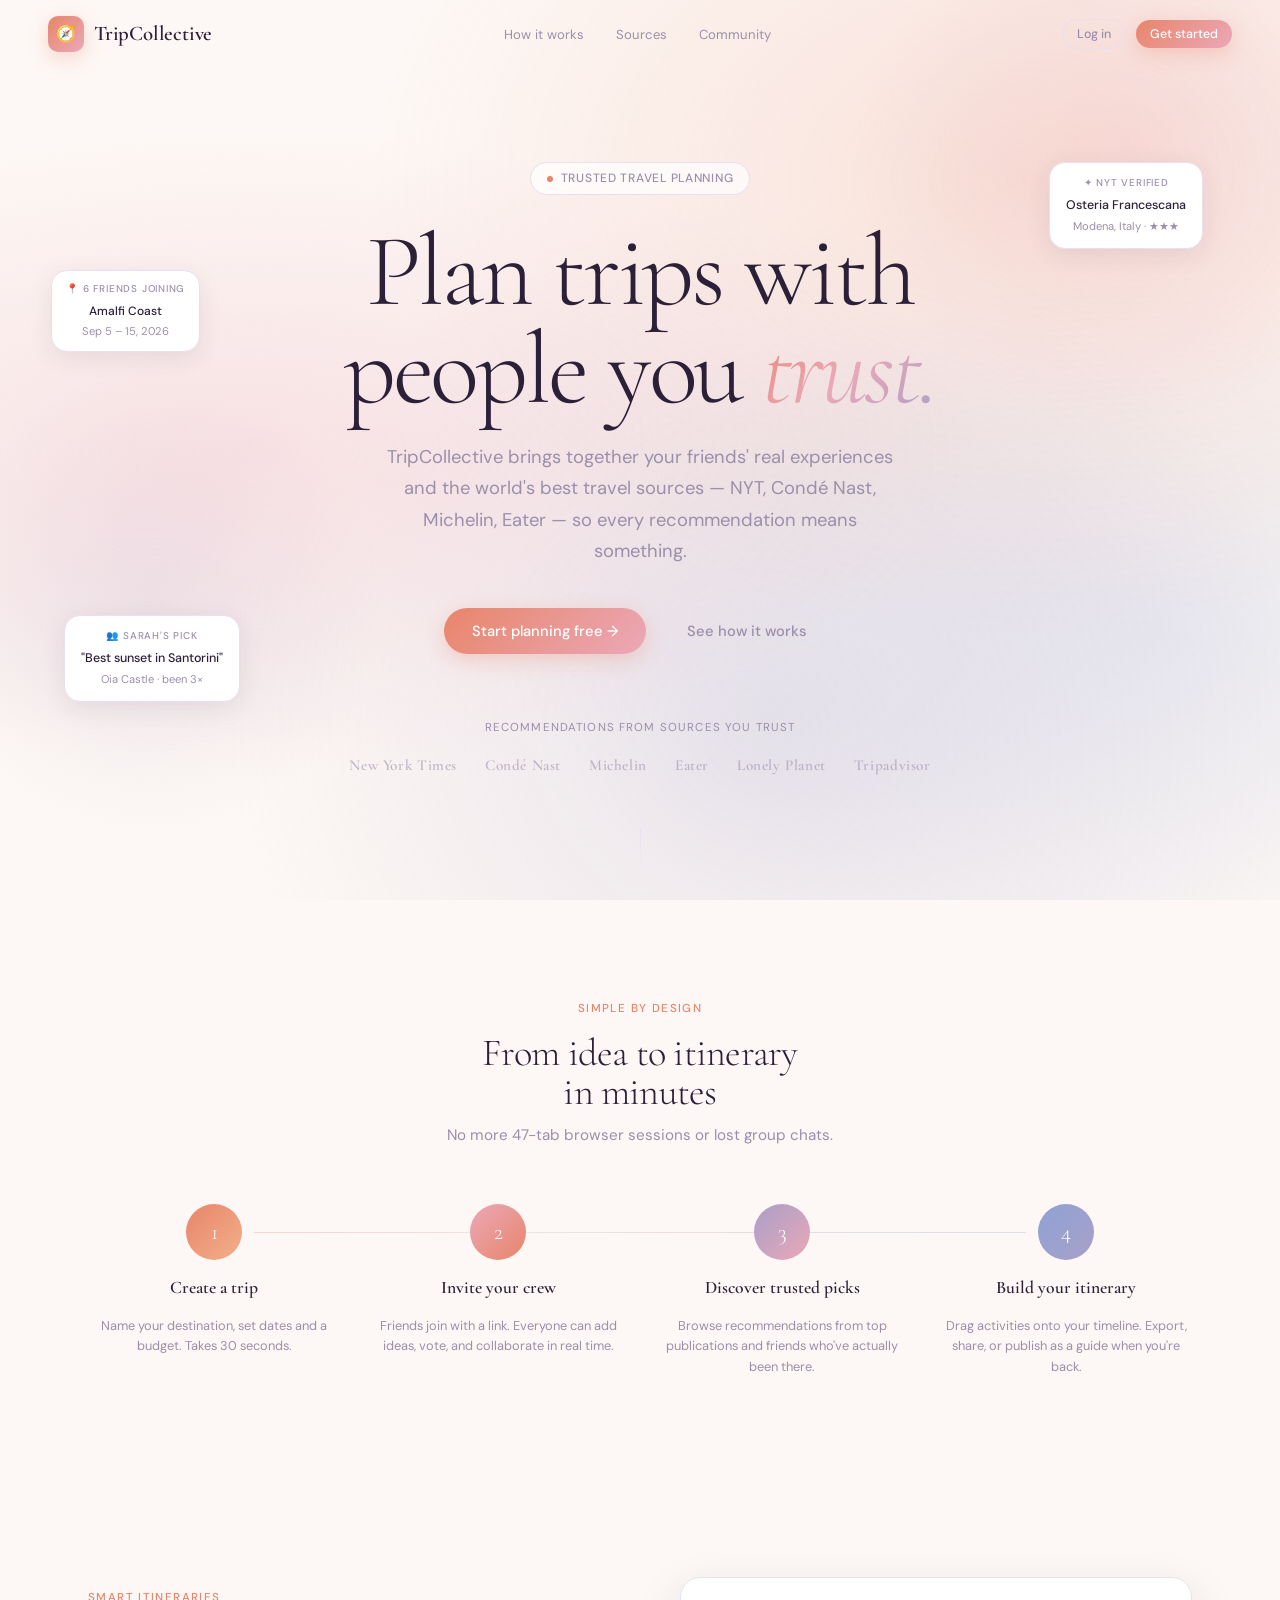
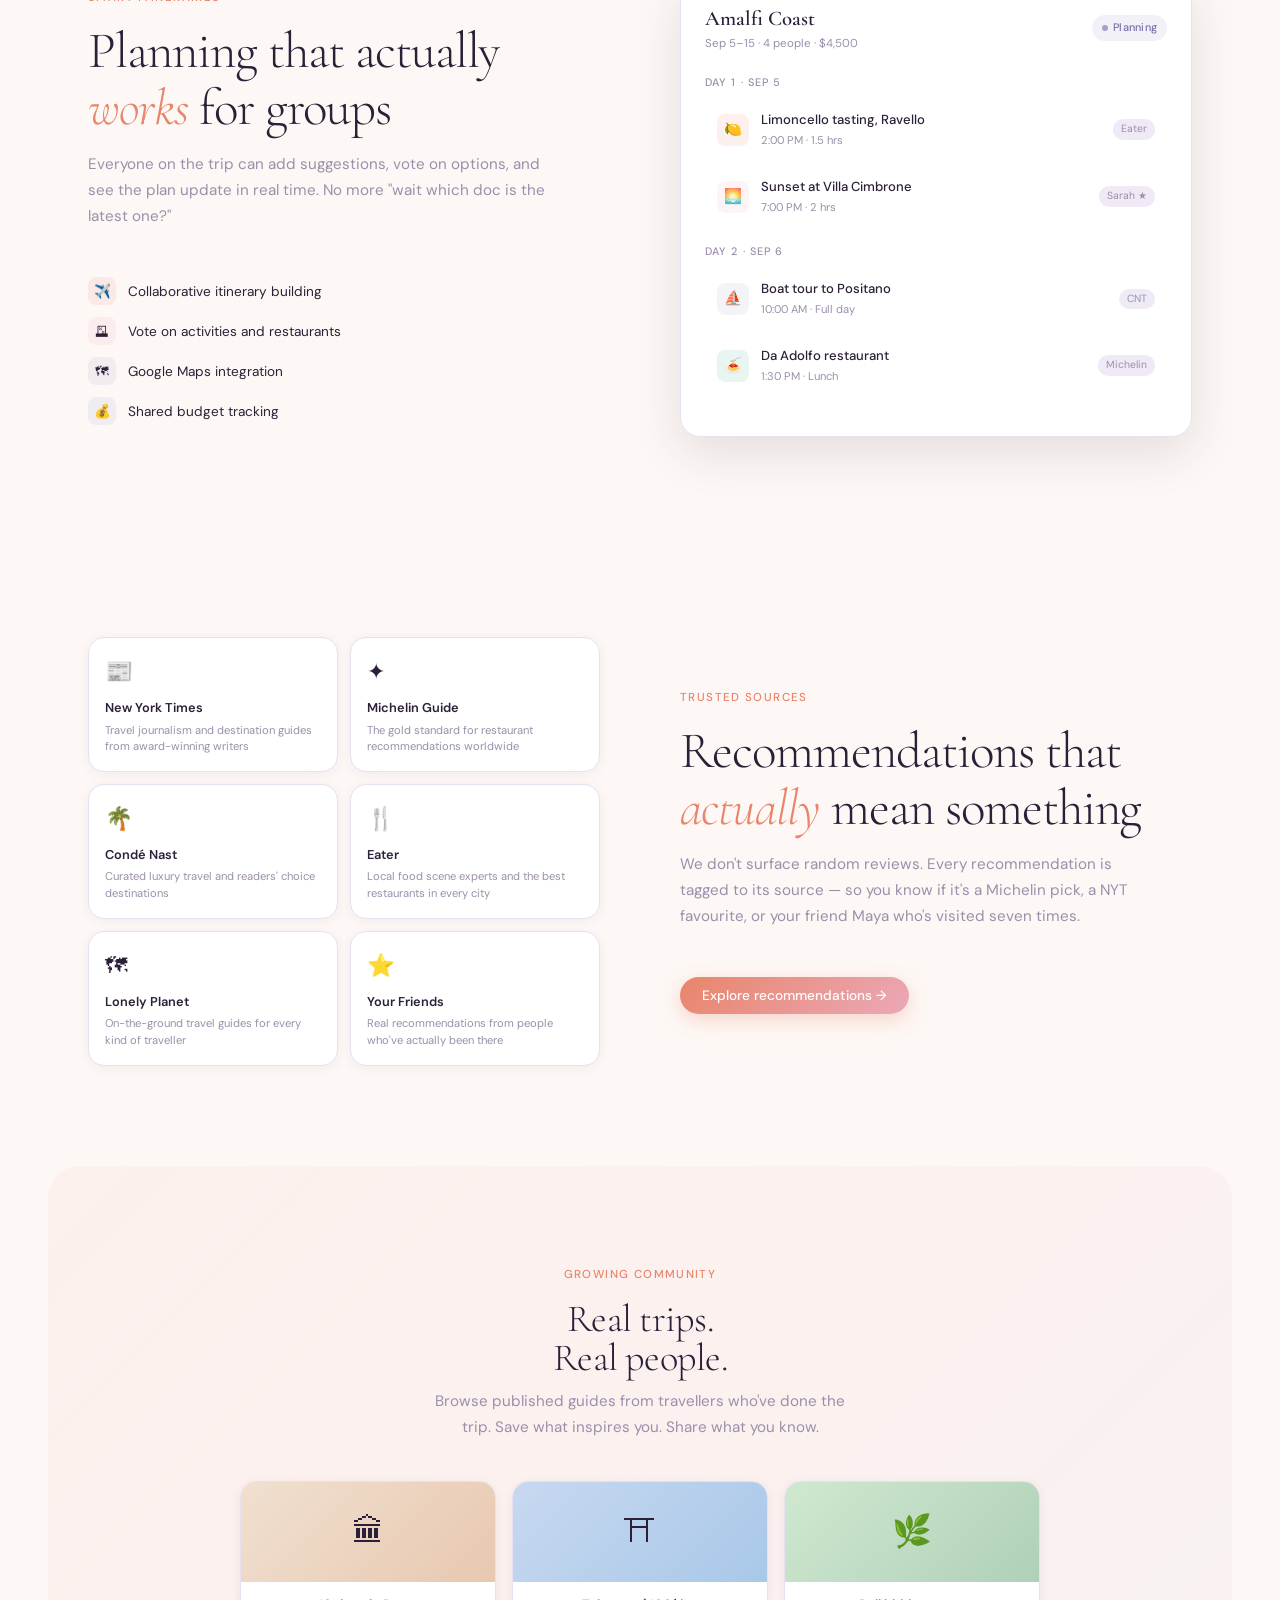
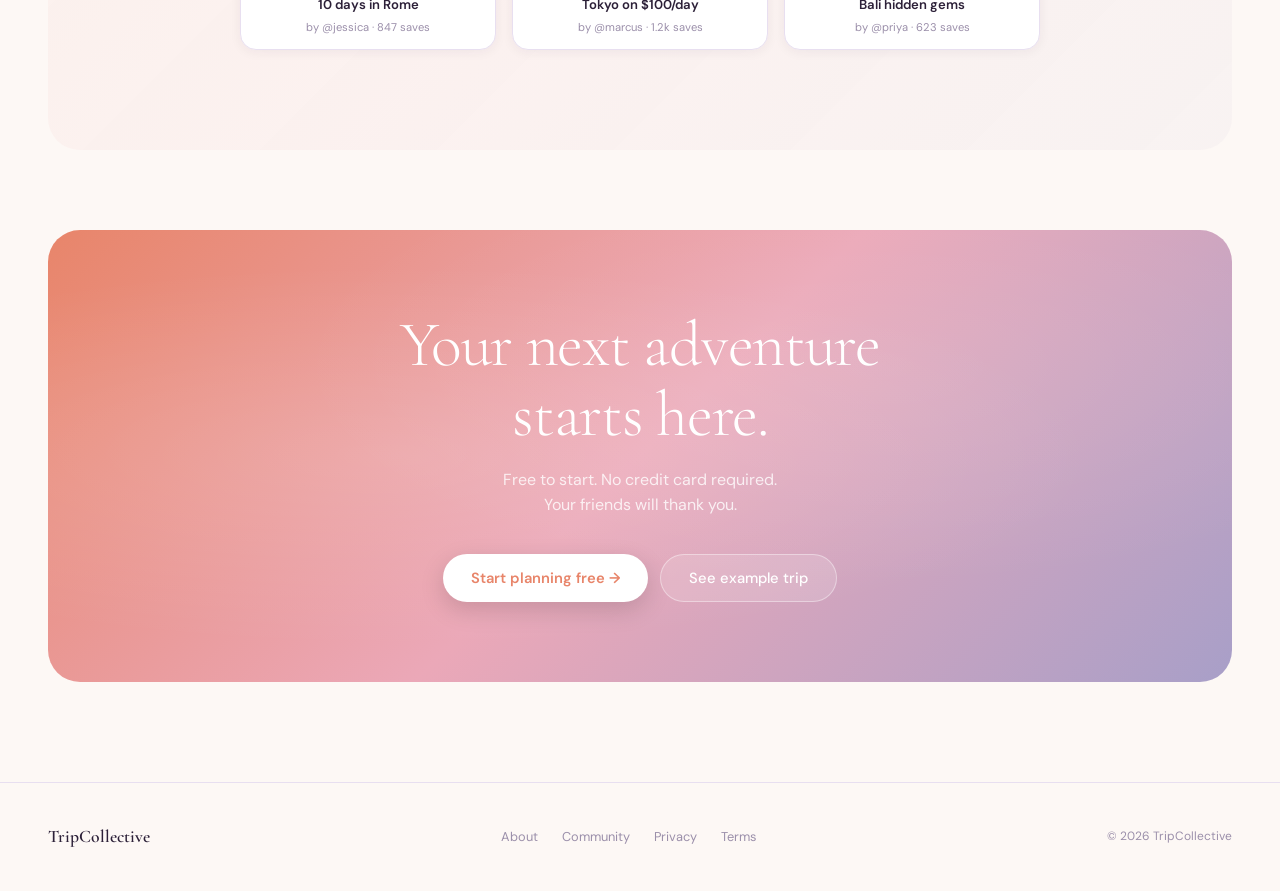
<file: index.html>
<!DOCTYPE html>
<html lang="en">
<head>
  <meta charset="UTF-8">
  <meta name="viewport" content="width=device-width, initial-scale=1.0">
  <title>TripCollective — Travel Planned Together</title>
  <link rel="stylesheet" href="styles/global.css">
  <style>

    /* ── LANDING-SPECIFIC OVERRIDES ── */
    body { overflow-x: hidden; }

    /* ── NAV ── */
    .landing-nav {
      display: flex;
      align-items: center;
      justify-content: space-between;
      padding: 0 48px;
      height: 68px;
      position: fixed;
      top: 0; left: 0; right: 0;
      z-index: 100;
      transition: background 0.3s, border-color 0.3s;
    }

    .landing-nav.scrolled {
      background: rgba(253,248,245,0.92);
      backdrop-filter: blur(12px);
      border-bottom: 1px solid var(--border);
    }

    .nav-actions { display: flex; align-items: center; gap: 10px; }

    /* ── HERO ── */
    .hero {
      min-height: 100vh;
      display: flex;
      flex-direction: column;
      align-items: center;
      justify-content: center;
      text-align: center;
      padding: 120px 24px 80px;
      position: relative;
      overflow: hidden;
    }

    /* Gradient mesh background */
    .hero::before {
      content: '';
      position: absolute;
      inset: 0;
      background:
        radial-gradient(ellipse at 20% 50%, rgba(235,168,184,0.28) 0%, transparent 50%),
        radial-gradient(ellipse at 80% 20%, rgba(232,133,106,0.2) 0%, transparent 45%),
        radial-gradient(ellipse at 60% 80%, rgba(168,159,200,0.22) 0%, transparent 50%),
        radial-gradient(ellipse at 90% 70%, rgba(143,163,212,0.18) 0%, transparent 40%);
      pointer-events: none;
    }

    .hero-eyebrow {
      display: inline-flex;
      align-items: center;
      gap: 8px;
      background: rgba(255,255,255,0.7);
      border: 1px solid var(--border);
      border-radius: var(--radius-full);
      padding: 6px 16px;
      font-size: 0.75rem;
      font-weight: 500;
      color: var(--text-muted);
      letter-spacing: 0.06em;
      text-transform: uppercase;
      margin-bottom: 28px;
      backdrop-filter: blur(8px);
      animation: fadeUp 0.6s ease both;
    }

    .hero-eyebrow-dot {
      width: 6px; height: 6px;
      border-radius: 50%;
      background: var(--primary);
      animation: pulse 2s infinite;
    }

    @keyframes pulse {
      0%, 100% { opacity: 1; transform: scale(1); }
      50% { opacity: 0.5; transform: scale(0.8); }
    }

    .hero-headline {
      font-family: var(--font-display);
      font-size: clamp(3rem, 8vw, 6.5rem);
      font-weight: 300;
      line-height: 0.95;
      letter-spacing: -0.03em;
      margin-bottom: 24px;
      max-width: 900px;
      animation: fadeUp 0.6s ease 0.1s both;
    }

    .hero-headline em {
      font-style: italic;
      background: linear-gradient(135deg, var(--primary), var(--secondary) 50%, var(--accent));
      -webkit-background-clip: text;
      -webkit-text-fill-color: transparent;
      background-clip: text;
    }

    .hero-sub {
      font-size: clamp(1rem, 2vw, 1.15rem);
      color: var(--text-muted);
      max-width: 520px;
      line-height: 1.7;
      margin-bottom: 40px;
      animation: fadeUp 0.6s ease 0.2s both;
    }

    .hero-actions {
      display: flex;
      align-items: center;
      gap: 12px;
      margin-bottom: 64px;
      animation: fadeUp 0.6s ease 0.3s both;
      flex-wrap: wrap;
      justify-content: center;
    }

    /* Source logos strip */
    .trusted-by {
      animation: fadeUp 0.6s ease 0.4s both;
      text-align: center;
    }

    .trusted-label {
      font-size: 0.72rem;
      letter-spacing: 0.1em;
      text-transform: uppercase;
      color: var(--text-muted);
      margin-bottom: 16px;
    }

    .source-logos {
      display: flex;
      align-items: center;
      justify-content: center;
      gap: 28px;
      flex-wrap: wrap;
    }

    .source-logo {
      font-family: var(--font-display);
      font-size: 0.95rem;
      font-weight: 600;
      color: var(--text-muted);
      opacity: 0.6;
      letter-spacing: 0.04em;
      transition: opacity 0.2s;
    }

    .source-logo:hover { opacity: 1; }

    /* ── SCROLL INDICATOR ── */
    .scroll-indicator {
      position: absolute;
      bottom: 32px;
      left: 50%;
      transform: translateX(-50%);
      display: flex;
      flex-direction: column;
      align-items: center;
      gap: 6px;
      color: var(--text-muted);
      font-size: 0.7rem;
      letter-spacing: 0.1em;
      text-transform: uppercase;
      animation: fadeIn 1s ease 1s both;
    }

    .scroll-line {
      width: 1px;
      height: 40px;
      background: linear-gradient(to bottom, var(--border), transparent);
      animation: scrollDown 2s ease infinite;
    }

    @keyframes scrollDown {
      0% { transform: scaleY(0); transform-origin: top; }
      50% { transform: scaleY(1); transform-origin: top; }
      51% { transform: scaleY(1); transform-origin: bottom; }
      100% { transform: scaleY(0); transform-origin: bottom; }
    }

    /* ── FEATURE SECTIONS ── */
    .section {
      padding: 100px 48px;
      max-width: 1200px;
      margin: 0 auto;
    }

    .section-eyebrow {
      font-size: 0.72rem;
      font-weight: 500;
      letter-spacing: 0.12em;
      text-transform: uppercase;
      color: var(--primary);
      margin-bottom: 16px;
    }

    .section-headline {
      font-family: var(--font-display);
      font-size: clamp(2rem, 4vw, 3.2rem);
      font-weight: 300;
      letter-spacing: -0.02em;
      line-height: 1.1;
      margin-bottom: 16px;
      max-width: 600px;
    }

    .section-headline em {
      font-style: italic;
      color: var(--primary);
    }

    .section-sub {
      font-size: 0.95rem;
      color: var(--text-muted);
      line-height: 1.7;
      max-width: 480px;
      margin-bottom: 48px;
    }

    /* Feature 1 — Planning */
    .feature-planning {
      display: grid;
      grid-template-columns: 1fr 1fr;
      gap: 80px;
      align-items: center;
    }

    /* Feature 2 — Trusted sources */
    .feature-sources {
      display: grid;
      grid-template-columns: 1fr 1fr;
      gap: 80px;
      align-items: center;
    }

    /* Feature 3 — Community */
    .feature-community {
      text-align: center;
      padding: 100px 48px;
      background: linear-gradient(135deg, rgba(232,133,106,0.06), rgba(235,168,184,0.08), rgba(168,159,200,0.06));
      border-radius: 32px;
      margin: 0 48px;
    }

    /* ── MOCK UI COMPONENTS ── */
    .mock-card {
      background: white;
      border-radius: 20px;
      border: 1px solid var(--border);
      box-shadow: var(--shadow-lg);
      overflow: hidden;
    }

    .mock-itinerary {
      padding: 24px;
    }

    .mock-itinerary-header {
      display: flex;
      align-items: center;
      justify-content: space-between;
      margin-bottom: 20px;
    }

    .mock-itinerary-title {
      font-family: var(--font-display);
      font-size: 1.3rem;
      font-weight: 600;
    }

    .mock-day {
      margin-bottom: 16px;
    }

    .mock-day-label {
      font-size: 0.68rem;
      font-weight: 500;
      letter-spacing: 0.1em;
      text-transform: uppercase;
      color: var(--text-muted);
      margin-bottom: 8px;
    }

    .mock-activity {
      display: flex;
      align-items: center;
      gap: 12px;
      padding: 10px 12px;
      border-radius: 12px;
      margin-bottom: 6px;
      transition: background 0.2s;
    }

    .mock-activity:hover { background: var(--muted); }

    .mock-activity-icon {
      width: 32px;
      height: 32px;
      border-radius: 8px;
      display: flex;
      align-items: center;
      justify-content: center;
      font-size: 0.9rem;
      flex-shrink: 0;
    }

    .mock-activity-info { flex: 1; }

    .mock-activity-name {
      font-size: 0.82rem;
      font-weight: 500;
      margin-bottom: 2px;
    }

    .mock-activity-meta {
      font-size: 0.7rem;
      color: var(--text-muted);
    }

    .mock-activity-source {
      font-size: 0.65rem;
      padding: 2px 8px;
      border-radius: 10px;
      background: var(--muted);
      color: var(--text-muted);
      white-space: nowrap;
    }

    /* Source cards */
    .source-cards {
      display: grid;
      grid-template-columns: 1fr 1fr;
      gap: 12px;
    }

    .source-card {
      background: white;
      border: 1px solid var(--border);
      border-radius: 16px;
      padding: 16px;
      box-shadow: var(--shadow-sm);
      transition: transform 0.2s, box-shadow 0.2s;
    }

    .source-card:hover {
      transform: translateY(-3px);
      box-shadow: var(--shadow-md);
    }

    .source-card-icon {
      font-size: 1.4rem;
      margin-bottom: 8px;
    }

    .source-card-name {
      font-size: 0.8rem;
      font-weight: 600;
      margin-bottom: 3px;
    }

    .source-card-desc {
      font-size: 0.7rem;
      color: var(--text-muted);
      line-height: 1.5;
    }

    /* Community grid */
    .community-grid {
      display: grid;
      grid-template-columns: repeat(3, 1fr);
      gap: 16px;
      margin-top: 40px;
      max-width: 800px;
      margin-left: auto;
      margin-right: auto;
    }

    .community-card {
      background: white;
      border: 1px solid var(--border);
      border-radius: 16px;
      overflow: hidden;
      box-shadow: var(--shadow-sm);
      transition: transform 0.2s;
    }

    .community-card:hover { transform: translateY(-4px); }

    .community-card-img {
      height: 100px;
      display: flex;
      align-items: center;
      justify-content: center;
      font-size: 2rem;
    }

    .community-card-body { padding: 12px; }
    .community-card-title { font-size: 0.82rem; font-weight: 600; margin-bottom: 4px; }
    .community-card-meta { font-size: 0.7rem; color: var(--text-muted); }

    /* ── HOW IT WORKS ── */
    .how-it-works {
      padding: 100px 48px;
      max-width: 1200px;
      margin: 0 auto;
      text-align: center;
    }

    .steps-grid {
      display: grid;
      grid-template-columns: repeat(4, 1fr);
      gap: 32px;
      margin-top: 56px;
      position: relative;
    }

    .steps-grid::before {
      content: '';
      position: absolute;
      top: 28px;
      left: 15%;
      right: 15%;
      height: 1px;
      background: linear-gradient(to right, var(--primary), var(--secondary), var(--accent), var(--periwinkle));
      opacity: 0.3;
    }

    .step {
      display: flex;
      flex-direction: column;
      align-items: center;
      gap: 14px;
    }

    .step-num {
      width: 56px;
      height: 56px;
      border-radius: 50%;
      display: flex;
      align-items: center;
      justify-content: center;
      font-family: var(--font-display);
      font-size: 1.4rem;
      font-weight: 300;
      color: white;
      position: relative;
      z-index: 1;
    }

    .step-title {
      font-family: var(--font-display);
      font-size: 1.1rem;
      font-weight: 600;
    }

    .step-desc {
      font-size: 0.8rem;
      color: var(--text-muted);
      line-height: 1.6;
    }

    /* ── CTA SECTION ── */
    .cta-section {
      margin: 0 48px 100px;
      background: linear-gradient(135deg, var(--primary), var(--secondary) 50%, var(--accent));
      border-radius: 32px;
      padding: 80px 48px;
      text-align: center;
      position: relative;
      overflow: hidden;
    }

    .cta-section::before {
      content: '';
      position: absolute;
      inset: 0;
      background: radial-gradient(ellipse at 30% 50%, rgba(255,255,255,0.15), transparent 60%),
                  radial-gradient(ellipse at 70% 30%, rgba(255,255,255,0.1), transparent 50%);
    }

    .cta-section * { position: relative; z-index: 1; }

    .cta-headline {
      font-family: var(--font-display);
      font-size: clamp(2.2rem, 5vw, 4rem);
      font-weight: 300;
      color: white;
      letter-spacing: -0.02em;
      line-height: 1.1;
      margin-bottom: 16px;
    }

    .cta-sub {
      color: rgba(255,255,255,0.8);
      font-size: 1rem;
      margin-bottom: 36px;
      line-height: 1.6;
    }

    .btn-white {
      background: white;
      color: var(--primary);
      font-weight: 600;
      box-shadow: 0 8px 24px rgba(0,0,0,0.15);
    }

    .btn-white:hover {
      transform: translateY(-2px);
      box-shadow: 0 14px 32px rgba(0,0,0,0.2);
    }

    .btn-outline-white {
      background: rgba(255,255,255,0.15);
      color: white;
      border: 1px solid rgba(255,255,255,0.4);
    }

    .btn-outline-white:hover {
      background: rgba(255,255,255,0.25);
      transform: translateY(-1px);
    }

    /* ── FOOTER ── */
    footer {
      border-top: 1px solid var(--border);
      padding: 40px 48px;
      display: flex;
      align-items: center;
      justify-content: space-between;
    }

    .footer-logo {
      font-family: var(--font-display);
      font-size: 1.1rem;
      font-weight: 600;
      color: var(--text);
    }

    .footer-links {
      display: flex;
      gap: 24px;
      font-size: 0.8rem;
      color: var(--text-muted);
    }

    .footer-links a:hover { color: var(--text); }

    .footer-copy {
      font-size: 0.75rem;
      color: var(--text-muted);
    }

    /* ── FLOATING CARDS (hero decoration) ── */
    .hero-float {
      position: absolute;
      pointer-events: none;
    }

    .float-card-1 {
      top: 18%; right: 6%;
      background: white;
      border: 1px solid var(--border);
      border-radius: 16px;
      padding: 12px 16px;
      box-shadow: var(--shadow-md);
      font-size: 0.78rem;
      animation: float1 6s ease-in-out infinite;
      max-width: 180px;
    }

    .float-card-2 {
      bottom: 22%; left: 5%;
      background: white;
      border: 1px solid var(--border);
      border-radius: 16px;
      padding: 12px 16px;
      box-shadow: var(--shadow-md);
      font-size: 0.78rem;
      animation: float2 7s ease-in-out infinite;
      max-width: 200px;
    }

    .float-card-3 {
      top: 30%; left: 4%;
      background: white;
      border: 1px solid var(--border);
      border-radius: 16px;
      padding: 10px 14px;
      box-shadow: var(--shadow-md);
      font-size: 0.75rem;
      animation: float1 8s ease-in-out 1s infinite;
      max-width: 160px;
    }

    @keyframes float1 {
      0%, 100% { transform: translateY(0px) rotate(-1deg); }
      50% { transform: translateY(-12px) rotate(1deg); }
    }

    @keyframes float2 {
      0%, 100% { transform: translateY(0px) rotate(1deg); }
      50% { transform: translateY(-10px) rotate(-1deg); }
    }

    .float-card-label {
      font-size: 0.62rem;
      font-weight: 500;
      letter-spacing: 0.08em;
      text-transform: uppercase;
      color: var(--text-muted);
      margin-bottom: 5px;
    }

    .float-card-value {
      font-weight: 500;
      color: var(--text);
      margin-bottom: 2px;
    }

    .float-card-sub { color: var(--text-muted); font-size: 0.7rem; }

    /* ── REVEAL ON SCROLL ── */
    .reveal {
      opacity: 0;
      transform: translateY(24px);
      transition: opacity 0.6s ease, transform 0.6s ease;
    }

    .reveal.visible {
      opacity: 1;
      transform: translateY(0);
    }

    /* ── RESPONSIVE ── */
    @media (max-width: 768px) {
      .landing-nav { padding: 0 20px; }
      .feature-planning,
      .feature-sources { grid-template-columns: 1fr; gap: 40px; }
      .steps-grid { grid-template-columns: repeat(2, 1fr); }
      .steps-grid::before { display: none; }
      .community-grid { grid-template-columns: repeat(2, 1fr); }
      .source-cards { grid-template-columns: 1fr; }
      .cta-section { margin: 0 20px 60px; padding: 60px 24px; }
      .feature-community { margin: 0 20px; padding: 60px 24px; }
      .hero-float { display: none; }
      footer { flex-direction: column; gap: 16px; text-align: center; }
    }
  </style>
</head>
<body>

<div class="bg-ambience"></div>

<!-- ── NAV ── -->
<nav class="landing-nav" id="landingNav">
  <a href="#" class="nav-logo">
    <div class="nav-logo-icon">🧭</div>
    <span class="nav-logo-text">TripCollective</span>
  </a>
  <div class="nav-links" style="display:flex">
    <a href="#how" class="nav-link">How it works</a>
    <a href="#sources" class="nav-link">Sources</a>
    <a href="#community" class="nav-link">Community</a>
  </div>
  <div class="nav-actions">
    <button class="btn btn-ghost btn-sm" onclick="window.location='login.html'">Log in</button>
    <button class="btn btn-primary btn-sm" onclick="window.location='login.html'">Get started</button>
  </div>
</nav>

<!-- ── HERO ── -->
<section class="hero">

  <!-- Floating decoration cards -->
  <div class="hero-float float-card-1">
    <div class="float-card-label">✦ NYT Verified</div>
    <div class="float-card-value">Osteria Francescana</div>
    <div class="float-card-sub">Modena, Italy · ★★★</div>
  </div>

  <div class="hero-float float-card-2">
    <div class="float-card-label">👥 Sarah's pick</div>
    <div class="float-card-value">"Best sunset in Santorini"</div>
    <div class="float-card-sub">Oia Castle · been 3×</div>
  </div>

  <div class="hero-float float-card-3">
    <div class="float-card-label">📍 6 friends joining</div>
    <div class="float-card-value">Amalfi Coast</div>
    <div class="float-card-sub">Sep 5 – 15, 2026</div>
  </div>

  <div class="hero-eyebrow">
    <div class="hero-eyebrow-dot"></div>
    Trusted travel planning
  </div>

  <h1 class="hero-headline">
    Plan trips with<br>
    people you <em>trust.</em>
  </h1>

  <p class="hero-sub">
    TripCollective brings together your friends' real experiences and the world's best travel sources — NYT, Condé Nast, Michelin, Eater — so every recommendation means something.
  </p>

  <div class="hero-actions">
    <button class="btn btn-primary btn-lg" onclick="window.location='login.html'">
      Start planning free →
    </button>
    <button class="btn btn-ghost btn-lg" onclick="document.getElementById('how').scrollIntoView({behavior:'smooth'})">
      See how it works
    </button>
  </div>

  <div class="trusted-by">
    <div class="trusted-label">Recommendations from sources you trust</div>
    <div class="source-logos">
      <span class="source-logo">New York Times</span>
      <span class="source-logo">Condé Nast</span>
      <span class="source-logo">Michelin</span>
      <span class="source-logo">Eater</span>
      <span class="source-logo">Lonely Planet</span>
      <span class="source-logo">Tripadvisor</span>
    </div>
  </div>

  <div class="scroll-indicator">
    <div class="scroll-line"></div>
  </div>

</section>

<!-- ── HOW IT WORKS ── -->
<section class="how-it-works reveal" id="how">
  <p class="section-eyebrow">Simple by design</p>
  <h2 class="display display-lg" style="margin-bottom:12px;letter-spacing:-0.02em">From idea to itinerary<br>in minutes</h2>
  <p style="color:var(--text-muted);font-size:0.95rem;max-width:400px;margin:0 auto">No more 47-tab browser sessions or lost group chats.</p>

  <div class="steps-grid">
    <div class="step reveal">
      <div class="step-num" style="background:linear-gradient(135deg,var(--primary),var(--peach))">1</div>
      <div class="step-title">Create a trip</div>
      <div class="step-desc">Name your destination, set dates and a budget. Takes 30 seconds.</div>
    </div>
    <div class="step reveal">
      <div class="step-num" style="background:linear-gradient(135deg,var(--secondary),var(--primary))">2</div>
      <div class="step-title">Invite your crew</div>
      <div class="step-desc">Friends join with a link. Everyone can add ideas, vote, and collaborate in real time.</div>
    </div>
    <div class="step reveal">
      <div class="step-num" style="background:linear-gradient(135deg,var(--accent),var(--secondary))">3</div>
      <div class="step-title">Discover trusted picks</div>
      <div class="step-desc">Browse recommendations from top publications and friends who've actually been there.</div>
    </div>
    <div class="step reveal">
      <div class="step-num" style="background:linear-gradient(135deg,var(--periwinkle),var(--accent))">4</div>
      <div class="step-title">Build your itinerary</div>
      <div class="step-desc">Drag activities onto your timeline. Export, share, or publish as a guide when you're back.</div>
    </div>
  </div>
</section>

<!-- ── FEATURE: PLANNING ── -->
<section class="section reveal" id="planning">
  <div class="feature-planning">
    <div>
      <p class="section-eyebrow">Smart itineraries</p>
      <h2 class="section-headline">Planning that actually <em>works</em> for groups</h2>
      <p class="section-sub">Everyone on the trip can add suggestions, vote on options, and see the plan update in real time. No more "wait which doc is the latest one?"</p>
      <div style="display:flex;flex-direction:column;gap:12px">
        <div style="display:flex;align-items:center;gap:12px;font-size:0.85rem">
          <span style="width:28px;height:28px;border-radius:8px;background:rgba(232,133,106,0.12);display:flex;align-items:center;justify-content:center">✈️</span>
          Collaborative itinerary building
        </div>
        <div style="display:flex;align-items:center;gap:12px;font-size:0.85rem">
          <span style="width:28px;height:28px;border-radius:8px;background:rgba(235,168,184,0.12);display:flex;align-items:center;justify-content:center">🗳</span>
          Vote on activities and restaurants
        </div>
        <div style="display:flex;align-items:center;gap:12px;font-size:0.85rem">
          <span style="width:28px;height:28px;border-radius:8px;background:rgba(168,159,200,0.12);display:flex;align-items:center;justify-content:center">🗺</span>
          Google Maps integration
        </div>
        <div style="display:flex;align-items:center;gap:12px;font-size:0.85rem">
          <span style="width:28px;height:28px;border-radius:8px;background:rgba(143,163,212,0.12);display:flex;align-items:center;justify-content:center">💰</span>
          Shared budget tracking
        </div>
      </div>
    </div>

    <!-- Mock itinerary -->
    <div class="mock-card">
      <div class="mock-itinerary">
        <div class="mock-itinerary-header">
          <div>
            <div class="mock-itinerary-title">Amalfi Coast</div>
            <div style="font-size:0.72rem;color:var(--text-muted)">Sep 5–15 · 4 people · $4,500</div>
          </div>
          <span class="badge badge-planning"><span class="badge-dot"></span>Planning</span>
        </div>

        <div class="mock-day">
          <div class="mock-day-label">Day 1 · Sep 5</div>
          <div class="mock-activity">
            <div class="mock-activity-icon" style="background:rgba(232,133,106,0.12)">🍋</div>
            <div class="mock-activity-info">
              <div class="mock-activity-name">Limoncello tasting, Ravello</div>
              <div class="mock-activity-meta">2:00 PM · 1.5 hrs</div>
            </div>
            <span class="mock-activity-source">Eater</span>
          </div>
          <div class="mock-activity">
            <div class="mock-activity-icon" style="background:rgba(235,168,184,0.12)">🌅</div>
            <div class="mock-activity-info">
              <div class="mock-activity-name">Sunset at Villa Cimbrone</div>
              <div class="mock-activity-meta">7:00 PM · 2 hrs</div>
            </div>
            <span class="mock-activity-source">Sarah ★</span>
          </div>
        </div>

        <div class="mock-day">
          <div class="mock-day-label">Day 2 · Sep 6</div>
          <div class="mock-activity">
            <div class="mock-activity-icon" style="background:rgba(168,159,200,0.12)">⛵</div>
            <div class="mock-activity-info">
              <div class="mock-activity-name">Boat tour to Positano</div>
              <div class="mock-activity-meta">10:00 AM · Full day</div>
            </div>
            <span class="mock-activity-source">CNT</span>
          </div>
          <div class="mock-activity">
            <div class="mock-activity-icon" style="background:rgba(43,161,118,0.1)">🍝</div>
            <div class="mock-activity-info">
              <div class="mock-activity-name">Da Adolfo restaurant</div>
              <div class="mock-activity-meta">1:30 PM · Lunch</div>
            </div>
            <span class="mock-activity-source">Michelin</span>
          </div>
        </div>

      </div>
    </div>
  </div>
</section>

<!-- ── FEATURE: SOURCES ── -->
<section class="section reveal" id="sources">
  <div class="feature-sources">

    <!-- Source cards -->
    <div class="source-cards">
      <div class="source-card">
        <div class="source-card-icon">📰</div>
        <div class="source-card-name">New York Times</div>
        <div class="source-card-desc">Travel journalism and destination guides from award-winning writers</div>
      </div>
      <div class="source-card">
        <div class="source-card-icon">✦</div>
        <div class="source-card-name">Michelin Guide</div>
        <div class="source-card-desc">The gold standard for restaurant recommendations worldwide</div>
      </div>
      <div class="source-card">
        <div class="source-card-icon">🌴</div>
        <div class="source-card-name">Condé Nast</div>
        <div class="source-card-desc">Curated luxury travel and readers' choice destinations</div>
      </div>
      <div class="source-card">
        <div class="source-card-icon">🍴</div>
        <div class="source-card-name">Eater</div>
        <div class="source-card-desc">Local food scene experts and the best restaurants in every city</div>
      </div>
      <div class="source-card">
        <div class="source-card-icon">🗺</div>
        <div class="source-card-name">Lonely Planet</div>
        <div class="source-card-desc">On-the-ground travel guides for every kind of traveller</div>
      </div>
      <div class="source-card">
        <div class="source-card-icon">⭐</div>
        <div class="source-card-name">Your Friends</div>
        <div class="source-card-desc">Real recommendations from people who've actually been there</div>
      </div>
    </div>

    <div>
      <p class="section-eyebrow">Trusted sources</p>
      <h2 class="section-headline">Recommendations that <em>actually</em> mean something</h2>
      <p class="section-sub">We don't surface random reviews. Every recommendation is tagged to its source — so you know if it's a Michelin pick, a NYT favourite, or your friend Maya who's visited seven times.</p>
      <button class="btn btn-primary">Explore recommendations →</button>
    </div>

  </div>
</section>

<!-- ── FEATURE: COMMUNITY ── -->
<div class="feature-community reveal" id="community">
  <p class="section-eyebrow">Growing community</p>
  <h2 class="display display-lg" style="letter-spacing:-0.02em;margin-bottom:12px">
    Real trips.<br>Real people.
  </h2>
  <p style="color:rgba(255,255,255,0.75);font-size:0.95rem;max-width:440px;margin:0 auto;line-height:1.7;color:var(--text-muted)">
    Browse published guides from travellers who've done the trip. Save what inspires you. Share what you know.
  </p>

  <div class="community-grid">
    <div class="community-card">
      <div class="community-card-img" style="background:linear-gradient(135deg,#f0e0d0,#e8c8b0)">🏛</div>
      <div class="community-card-body">
        <div class="community-card-title">10 days in Rome</div>
        <div class="community-card-meta">by @jessica · 847 saves</div>
      </div>
    </div>
    <div class="community-card">
      <div class="community-card-img" style="background:linear-gradient(135deg,#c8d8f0,#a8c8e8)">⛩</div>
      <div class="community-card-body">
        <div class="community-card-title">Tokyo on $100/day</div>
        <div class="community-card-meta">by @marcus · 1.2k saves</div>
      </div>
    </div>
    <div class="community-card">
      <div class="community-card-img" style="background:linear-gradient(135deg,#d0e8d0,#b0d0b8)">🌿</div>
      <div class="community-card-body">
        <div class="community-card-title">Bali hidden gems</div>
        <div class="community-card-meta">by @priya · 623 saves</div>
      </div>
    </div>
  </div>
</div>

<!-- ── CTA ── -->
<section class="cta-section reveal" style="margin-top:80px">
  <h2 class="cta-headline">Your next adventure<br>starts here.</h2>
  <p class="cta-sub">Free to start. No credit card required.<br>Your friends will thank you.</p>
  <div style="display:flex;gap:12px;justify-content:center;flex-wrap:wrap">
    <button class="btn btn-white btn-lg" onclick="window.location='login.html'">
      Start planning free →
    </button>
    <button class="btn btn-outline-white btn-lg">
      See example trip
    </button>
  </div>
</section>

<!-- ── FOOTER ── -->
<footer>
  <span class="footer-logo">TripCollective</span>
  <div class="footer-links">
    <a href="#">About</a>
    <a href="#">Community</a>
    <a href="#">Privacy</a>
    <a href="#">Terms</a>
  </div>
  <span class="footer-copy">© 2026 TripCollective</span>
</footer>

<script>
  // Nav scroll effect
  const nav = document.getElementById('landingNav');
  window.addEventListener('scroll', () => {
    nav.classList.toggle('scrolled', window.scrollY > 40);
  });

  // Scroll reveal
  const reveals = document.querySelectorAll('.reveal');
  const observer = new IntersectionObserver((entries) => {
    entries.forEach((entry, i) => {
      if (entry.isIntersecting) {
        setTimeout(() => entry.target.classList.add('visible'), i * 80);
      }
    });
  }, { threshold: 0.1 });
  reveals.forEach(el => observer.observe(el));
</script>

</body>
</html>
</file>
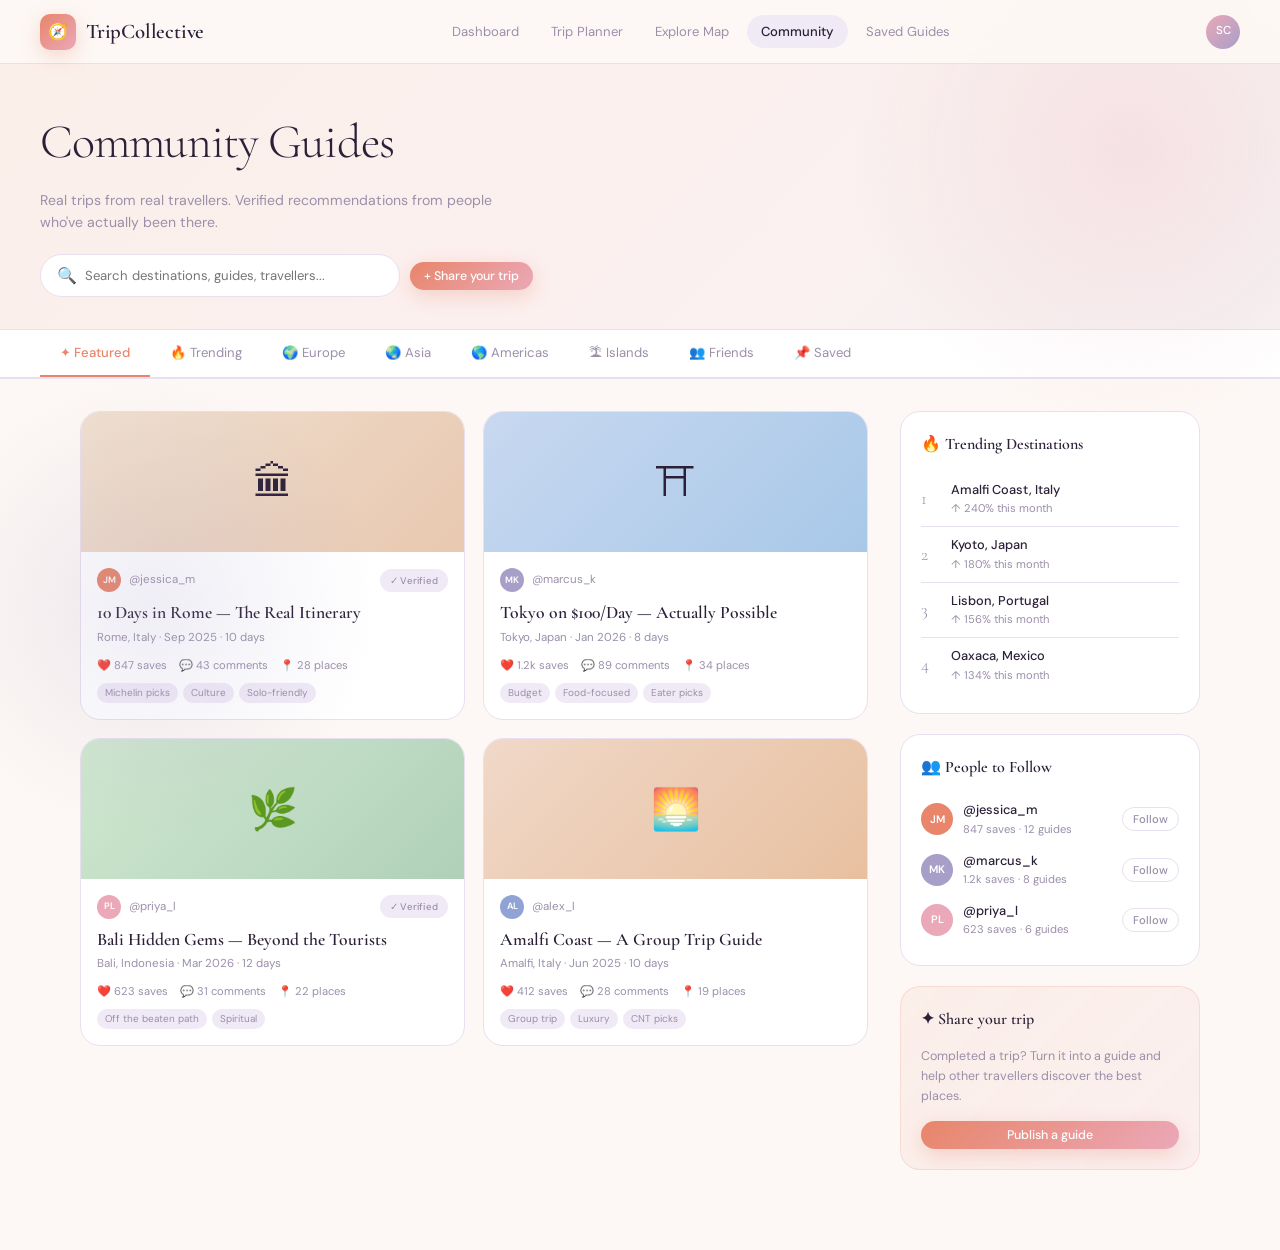
<file: community.html>
<!DOCTYPE html>
<html lang="en">
<head>
  <meta charset="UTF-8">
  <meta name="viewport" content="width=device-width, initial-scale=1.0">
  <title>TripCollective — Community</title>
  <link rel="stylesheet" href="styles/global.css">
  <style>
    .community-header {
      background: linear-gradient(135deg, rgba(232,133,106,0.08), rgba(235,168,184,0.1), rgba(168,159,200,0.08));
      border-bottom: 1px solid var(--border);
      padding: 40px var(--page-padding) 32px;
    }

    .community-header h1 {
      font-family: var(--font-display);
      font-size: clamp(2rem, 4vw, 3rem);
      font-weight: 300;
      letter-spacing: -0.02em;
      margin-bottom: 8px;
    }

    .community-header p {
      font-size: 0.88rem;
      color: var(--text-muted);
      max-width: 480px;
      line-height: 1.6;
    }

    .community-tabs {
      display: flex;
      gap: 0;
      border-bottom: 1px solid var(--border);
      padding: 0 var(--page-padding);
      background: var(--surface);
      overflow-x: auto;
      scrollbar-width: none;
    }

    .community-tabs::-webkit-scrollbar { display: none; }

    .comm-tab {
      padding: 14px 20px;
      font-size: 0.82rem;
      color: var(--text-muted);
      border-bottom: 2px solid transparent;
      cursor: pointer;
      white-space: nowrap;
      border-top: none;
      border-left: none;
      border-right: none;
      background: none;
      font-family: var(--font-body);
      transition: all 0.2s;
    }

    .comm-tab:hover { color: var(--text); }
    .comm-tab.active { color: var(--primary); border-bottom-color: var(--primary); font-weight: 500; }

    .community-body {
      max-width: var(--page-max-width);
      margin: 0 auto;
      padding: 32px var(--page-padding) 80px;
      display: grid;
      grid-template-columns: 1fr 300px;
      gap: 32px;
    }

    /* Guide cards */
    .guides-grid {
      display: grid;
      grid-template-columns: repeat(2, 1fr);
      gap: 18px;
    }

    .guide-card {
      background: var(--surface);
      border: 1px solid var(--border);
      border-radius: var(--radius-lg);
      overflow: hidden;
      cursor: pointer;
      transition: all 0.25s;
    }

    .guide-card:hover {
      transform: translateY(-4px);
      box-shadow: var(--shadow-lg);
    }

    .guide-card-img {
      height: 140px;
      display: flex;
      align-items: center;
      justify-content: center;
      font-size: 2.5rem;
    }

    .guide-card-body { padding: 16px; }

    .guide-card-author {
      display: flex;
      align-items: center;
      gap: 8px;
      margin-bottom: 10px;
    }

    .guide-card-avatar {
      width: 24px; height: 24px;
      border-radius: 50%;
      display: flex;
      align-items: center;
      justify-content: center;
      font-size: 0.58rem;
      font-weight: 600;
      color: white;
      flex-shrink: 0;
    }

    .guide-card-author-name { font-size: 0.72rem; color: var(--text-muted); }

    .guide-card-title {
      font-family: var(--font-display);
      font-size: 1.1rem;
      font-weight: 600;
      margin-bottom: 5px;
      line-height: 1.2;
    }

    .guide-card-meta {
      font-size: 0.72rem;
      color: var(--text-muted);
      margin-bottom: 10px;
    }

    .guide-card-stats {
      display: flex;
      gap: 12px;
      font-size: 0.7rem;
      color: var(--text-muted);
    }

    .guide-card-tags {
      display: flex;
      gap: 5px;
      flex-wrap: wrap;
      margin-top: 8px;
    }

    .guide-tag {
      font-size: 0.62rem;
      padding: 2px 8px;
      border-radius: 10px;
      background: var(--muted);
      color: var(--text-muted);
    }

    /* Sidebar */
    .community-sidebar { display: flex; flex-direction: column; gap: 20px; }

    .sidebar-card {
      background: var(--surface);
      border: 1px solid var(--border);
      border-radius: var(--radius-lg);
      padding: 20px;
    }

    .sidebar-title {
      font-family: var(--font-display);
      font-size: 1rem;
      font-weight: 600;
      margin-bottom: 14px;
    }

    .trending-item {
      display: flex;
      align-items: center;
      gap: 10px;
      padding: 8px 0;
      border-bottom: 1px solid var(--border);
      cursor: pointer;
    }

    .trending-item:last-child { border-bottom: none; }

    .trending-num {
      font-family: var(--font-display);
      font-size: 1.1rem;
      font-weight: 300;
      color: var(--text-muted);
      width: 20px;
      flex-shrink: 0;
    }

    .trending-info { flex: 1; }
    .trending-name { font-size: 0.8rem; font-weight: 500; }
    .trending-meta { font-size: 0.7rem; color: var(--text-muted); }

    .community-member {
      display: flex;
      align-items: center;
      gap: 10px;
      padding: 6px 0;
    }

    .community-member-avatar {
      width: 32px; height: 32px;
      border-radius: 50%;
      display: flex;
      align-items: center;
      justify-content: center;
      font-size: 0.68rem;
      font-weight: 600;
      color: white;
    }

    .community-member-info { flex: 1; }
    .community-member-name { font-size: 0.8rem; font-weight: 500; }
    .community-member-meta { font-size: 0.7rem; color: var(--text-muted); }

    .community-header-actions {
      display: flex;
      align-items: center;
      gap: 10px;
      margin-top: 20px;
    }

    .search-bar {
      display: flex;
      align-items: center;
      gap: 8px;
      background: white;
      border: 1px solid var(--border);
      border-radius: var(--radius-full);
      padding: 8px 16px;
      flex: 1;
      max-width: 360px;
    }

    .search-bar input {
      border: none;
      outline: none;
      font-family: var(--font-body);
      font-size: 0.82rem;
      flex: 1;
      background: none;
    }
  </style>
</head>
<body>

<div class="bg-ambience"></div>

<nav class="nav">
  <a href="index.html" class="nav-logo">
    <div class="nav-logo-icon">🧭</div>
    <span class="nav-logo-text">TripCollective</span>
  </a>
  <div class="nav-links">
    <a href="dashboard.html"    class="nav-link">Dashboard</a>
    <a href="trip-planner.html" class="nav-link">Trip Planner</a>
    <a href="explore-map.html"  class="nav-link">Explore Map</a>
    <a href="community.html"    class="nav-link active">Community</a>
    <a href="saved-guides.html" class="nav-link">Saved Guides</a>
  </div>
  <a href="profile.html" class="nav-avatar" title="Profile">SC</a>
</nav>

<div class="community-header">
  <h1>Community Guides</h1>
  <p>Real trips from real travellers. Verified recommendations from people who've actually been there.</p>
  <div class="community-header-actions">
    <div class="search-bar">
      <span>🔍</span>
      <input type="text" placeholder="Search destinations, guides, travellers...">
    </div>
    <button class="btn btn-primary btn-sm">+ Share your trip</button>
  </div>
</div>

<div style="background:var(--surface);border-bottom:1px solid var(--border)">
  <div class="community-tabs">
    <button class="comm-tab active">✦ Featured</button>
    <button class="comm-tab">🔥 Trending</button>
    <button class="comm-tab">🌍 Europe</button>
    <button class="comm-tab">🌏 Asia</button>
    <button class="comm-tab">🌎 Americas</button>
    <button class="comm-tab">🏝 Islands</button>
    <button class="comm-tab">👥 Friends</button>
    <button class="comm-tab">📌 Saved</button>
  </div>
</div>

<div class="community-body">

  <div>
    <div class="guides-grid">

      <div class="guide-card">
        <div class="guide-card-img" style="background:linear-gradient(135deg,#f0e0d0,#e8c8b0)">🏛</div>
        <div class="guide-card-body">
          <div class="guide-card-author">
            <div class="guide-card-avatar" style="background:var(--primary)">JM</div>
            <span class="guide-card-author-name">@jessica_m</span>
            <span class="badge badge-muted" style="margin-left:auto;font-size:0.6rem">✓ Verified</span>
          </div>
          <div class="guide-card-title">10 Days in Rome — The Real Itinerary</div>
          <div class="guide-card-meta">Rome, Italy · Sep 2025 · 10 days</div>
          <div class="guide-card-stats">
            <span>❤️ 847 saves</span>
            <span>💬 43 comments</span>
            <span>📍 28 places</span>
          </div>
          <div class="guide-card-tags">
            <span class="guide-tag">Michelin picks</span>
            <span class="guide-tag">Culture</span>
            <span class="guide-tag">Solo-friendly</span>
          </div>
        </div>
      </div>

      <div class="guide-card">
        <div class="guide-card-img" style="background:linear-gradient(135deg,#c8d8f0,#a8c8e8)">⛩</div>
        <div class="guide-card-body">
          <div class="guide-card-author">
            <div class="guide-card-avatar" style="background:var(--accent)">MK</div>
            <span class="guide-card-author-name">@marcus_k</span>
          </div>
          <div class="guide-card-title">Tokyo on $100/Day — Actually Possible</div>
          <div class="guide-card-meta">Tokyo, Japan · Jan 2026 · 8 days</div>
          <div class="guide-card-stats">
            <span>❤️ 1.2k saves</span>
            <span>💬 89 comments</span>
            <span>📍 34 places</span>
          </div>
          <div class="guide-card-tags">
            <span class="guide-tag">Budget</span>
            <span class="guide-tag">Food-focused</span>
            <span class="guide-tag">Eater picks</span>
          </div>
        </div>
      </div>

      <div class="guide-card">
        <div class="guide-card-img" style="background:linear-gradient(135deg,#d0e8d0,#b0d0b8)">🌿</div>
        <div class="guide-card-body">
          <div class="guide-card-author">
            <div class="guide-card-avatar" style="background:var(--secondary)">PL</div>
            <span class="guide-card-author-name">@priya_l</span>
            <span class="badge badge-muted" style="margin-left:auto;font-size:0.6rem">✓ Verified</span>
          </div>
          <div class="guide-card-title">Bali Hidden Gems — Beyond the Tourists</div>
          <div class="guide-card-meta">Bali, Indonesia · Mar 2026 · 12 days</div>
          <div class="guide-card-stats">
            <span>❤️ 623 saves</span>
            <span>💬 31 comments</span>
            <span>📍 22 places</span>
          </div>
          <div class="guide-card-tags">
            <span class="guide-tag">Off the beaten path</span>
            <span class="guide-tag">Spiritual</span>
          </div>
        </div>
      </div>

      <div class="guide-card">
        <div class="guide-card-img" style="background:linear-gradient(135deg,#f0d8c8,#e8c0a0)">🌅</div>
        <div class="guide-card-body">
          <div class="guide-card-author">
            <div class="guide-card-avatar" style="background:var(--periwinkle)">AL</div>
            <span class="guide-card-author-name">@alex_l</span>
          </div>
          <div class="guide-card-title">Amalfi Coast — A Group Trip Guide</div>
          <div class="guide-card-meta">Amalfi, Italy · Jun 2025 · 10 days</div>
          <div class="guide-card-stats">
            <span>❤️ 412 saves</span>
            <span>💬 28 comments</span>
            <span>📍 19 places</span>
          </div>
          <div class="guide-card-tags">
            <span class="guide-tag">Group trip</span>
            <span class="guide-tag">Luxury</span>
            <span class="guide-tag">CNT picks</span>
          </div>
        </div>
      </div>

    </div>
  </div>

  <!-- SIDEBAR -->
  <div class="community-sidebar">

    <div class="sidebar-card">
      <div class="sidebar-title">🔥 Trending Destinations</div>
      <div class="trending-item">
        <div class="trending-num">1</div>
        <div class="trending-info">
          <div class="trending-name">Amalfi Coast, Italy</div>
          <div class="trending-meta">↑ 240% this month</div>
        </div>
      </div>
      <div class="trending-item">
        <div class="trending-num">2</div>
        <div class="trending-info">
          <div class="trending-name">Kyoto, Japan</div>
          <div class="trending-meta">↑ 180% this month</div>
        </div>
      </div>
      <div class="trending-item">
        <div class="trending-num">3</div>
        <div class="trending-info">
          <div class="trending-name">Lisbon, Portugal</div>
          <div class="trending-meta">↑ 156% this month</div>
        </div>
      </div>
      <div class="trending-item">
        <div class="trending-num">4</div>
        <div class="trending-info">
          <div class="trending-name">Oaxaca, Mexico</div>
          <div class="trending-meta">↑ 134% this month</div>
        </div>
      </div>
    </div>

    <div class="sidebar-card">
      <div class="sidebar-title">👥 People to Follow</div>
      <div class="community-member">
        <div class="community-member-avatar" style="background:var(--primary)">JM</div>
        <div class="community-member-info">
          <div class="community-member-name">@jessica_m</div>
          <div class="community-member-meta">847 saves · 12 guides</div>
        </div>
        <button class="btn btn-ghost btn-sm" style="font-size:0.7rem;padding:4px 10px">Follow</button>
      </div>
      <div class="community-member">
        <div class="community-member-avatar" style="background:var(--accent)">MK</div>
        <div class="community-member-info">
          <div class="community-member-name">@marcus_k</div>
          <div class="community-member-meta">1.2k saves · 8 guides</div>
        </div>
        <button class="btn btn-ghost btn-sm" style="font-size:0.7rem;padding:4px 10px">Follow</button>
      </div>
      <div class="community-member">
        <div class="community-member-avatar" style="background:var(--secondary)">PL</div>
        <div class="community-member-info">
          <div class="community-member-name">@priya_l</div>
          <div class="community-member-meta">623 saves · 6 guides</div>
        </div>
        <button class="btn btn-ghost btn-sm" style="font-size:0.7rem;padding:4px 10px">Follow</button>
      </div>
    </div>

    <div class="sidebar-card" style="background:linear-gradient(135deg,rgba(232,133,106,0.08),rgba(235,168,184,0.1));border-color:rgba(232,133,106,0.2)">
      <div class="sidebar-title">✦ Share your trip</div>
      <p style="font-size:0.78rem;color:var(--text-muted);line-height:1.6;margin-bottom:14px">
        Completed a trip? Turn it into a guide and help other travellers discover the best places.
      </p>
      <button class="btn btn-primary btn-sm" style="width:100%">Publish a guide</button>
    </div>

  </div>

</div>

</body>
</html>
</file>
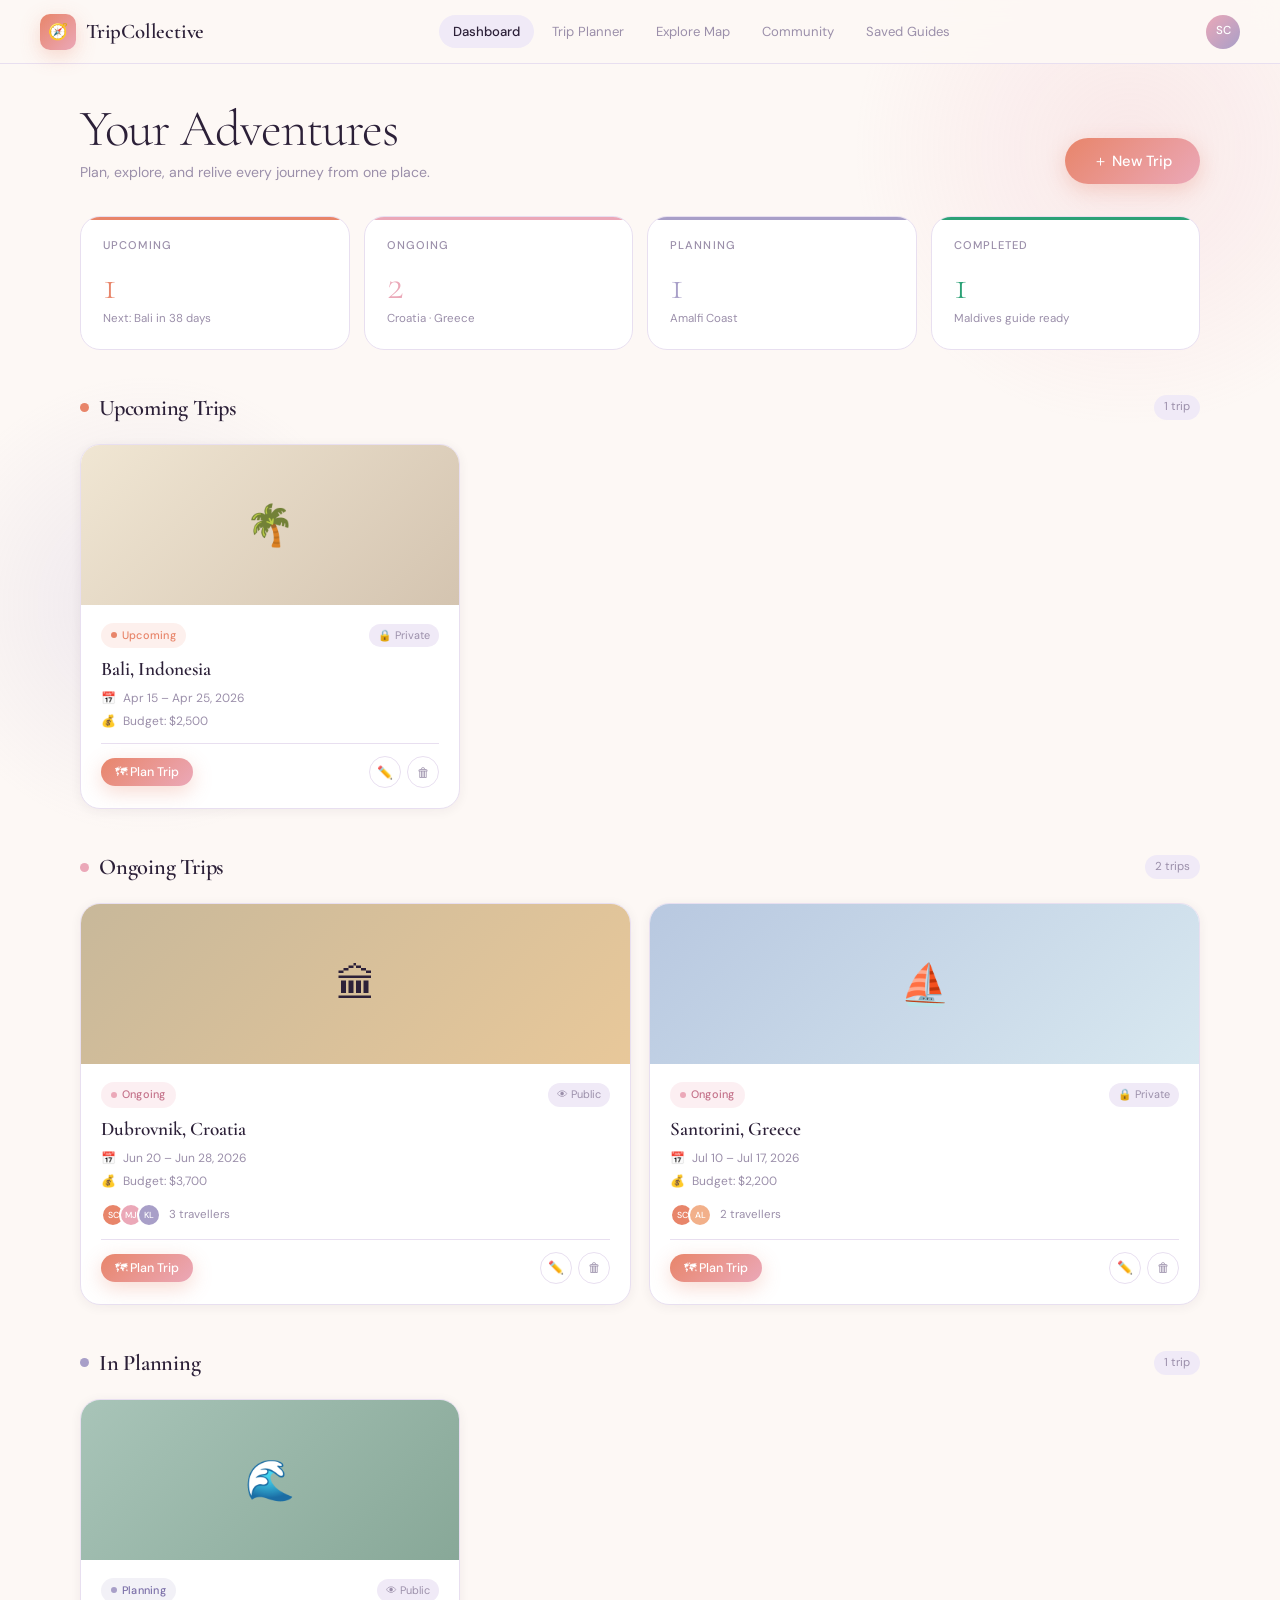
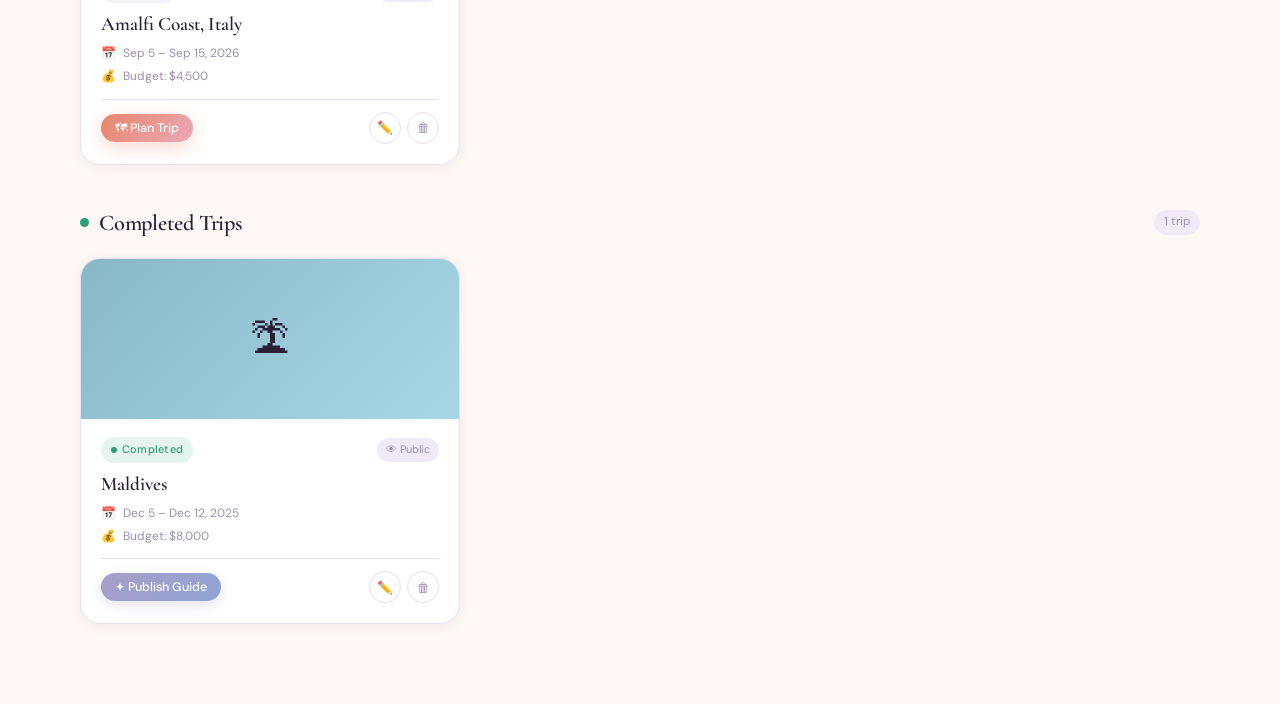
<file: dasboard.html>
<!DOCTYPE html>
<html lang="en">
<head>
  <meta charset="UTF-8">
  <meta name="viewport" content="width=device-width, initial-scale=1.0">
  <title>TripCollective — Dashboard</title>
  <link rel="stylesheet" href="styles/global.css">
  <style>
    /* ── PAGE-SPECIFIC STYLES ── */
    .page-header {
      display: flex;
      align-items: flex-end;
      justify-content: space-between;
      margin-bottom: 32px;
    }

    .page-header p {
      font-size: 0.88rem;
      color: var(--text-muted);
      margin-top: 6px;
    }

    /* Stat Cards Row */
    .stats-row {
      display: grid;
      grid-template-columns: repeat(4, 1fr);
      gap: 14px;
      margin-bottom: 8px;
    }

    @media (max-width: 768px) {
      .stats-row { grid-template-columns: repeat(2, 1fr); }
      .page-header { flex-direction: column; align-items: flex-start; gap: 16px; }
    }
  </style>
</head>
<body>

<div class="bg-ambience"></div>

<!-- ── NAVIGATION ── -->
<nav class="nav">
  <a href="index.html" class="nav-logo">
    <div class="nav-logo-icon">🧭</div>
    <span class="nav-logo-text">TripCollective</span>
  </a>
  <div class="nav-links">
    <a href="dashboard.html"          class="nav-link active">Dashboard</a>
    <a href="trip-planner.html"   class="nav-link">Trip Planner</a>
    <a href="explore-map.html"    class="nav-link">Explore Map</a>
    <a href="community.html"      class="nav-link">Community</a>
    <a href="saved-guides.html"   class="nav-link">Saved Guides</a>
  </div>
  <a href="profile.html" class="nav-avatar" title="Profile">SC</a>
</nav>

<div class="page-wrapper">
<main class="main-content">

  <!-- ── PAGE HEADER ── -->
  <div class="page-header animate-fade-up">
    <div>
      <h1 class="display display-xl">Your Adventures</h1>
      <p>Plan, explore, and relive every journey from one place.</p>
    </div>
    <button class="btn btn-primary btn-lg" onclick="openNewTripModal()">
      ＋ New Trip
    </button>
  </div>

  <!-- ── STAT CARDS ── -->
  <div class="stats-row animate-fade-up animate-fade-up-1">

    <div class="stat-card" onclick="scrollToSection('upcoming')">
      <div class="stat-card-bar" style="background:var(--status-upcoming)"></div>
      <div class="stat-card-label">Upcoming</div>
      <div class="stat-card-number" style="color:var(--status-upcoming)">1</div>
      <div class="stat-card-sub">Next: Bali in 38 days</div>
    </div>

    <div class="stat-card" onclick="scrollToSection('ongoing')">
      <div class="stat-card-bar" style="background:var(--status-ongoing)"></div>
      <div class="stat-card-label">Ongoing</div>
      <div class="stat-card-number" style="color:var(--status-ongoing)">2</div>
      <div class="stat-card-sub">Croatia · Greece</div>
    </div>

    <div class="stat-card" onclick="scrollToSection('planning')">
      <div class="stat-card-bar" style="background:var(--status-planning)"></div>
      <div class="stat-card-label">Planning</div>
      <div class="stat-card-number" style="color:var(--status-planning)">1</div>
      <div class="stat-card-sub">Amalfi Coast</div>
    </div>

    <div class="stat-card" onclick="scrollToSection('completed')">
      <div class="stat-card-bar" style="background:var(--status-completed)"></div>
      <div class="stat-card-label">Completed</div>
      <div class="stat-card-number" style="color:var(--status-completed)">1</div>
      <div class="stat-card-sub">Maldives guide ready</div>
    </div>

  </div>

  <!-- ── UPCOMING ── -->
  <div id="upcoming" class="animate-fade-up animate-fade-up-2">
    <div class="section-header">
      <div class="section-dot" style="background:var(--status-upcoming)"></div>
      <span class="section-title">Upcoming Trips</span>
      <span class="section-count">1 trip</span>
    </div>
    <div class="trips-grid trips-grid-1">

      <div class="card trip-card">
        <div class="trip-card-img-placeholder" style="background:linear-gradient(135deg,#f0e6d3,#d4c4b0)">🌴</div>
        <div class="card-body">
          <div class="trip-card-badges">
            <span class="badge badge-upcoming"><span class="badge-dot"></span>Upcoming</span>
            <span class="badge-visibility">🔒 Private</span>
          </div>
          <div class="trip-card-name">Bali, Indonesia</div>
          <div class="trip-card-meta">
            <div class="trip-card-meta-row"><span>📅</span> Apr 15 – Apr 25, 2026</div>
            <div class="trip-card-meta-row"><span>💰</span> Budget: $2,500</div>
          </div>
          <div class="trip-card-actions">
            <button class="btn btn-primary btn-sm">🗺 Plan Trip</button>
            <button class="btn btn-icon">✏️</button>
            <button class="btn btn-icon">🗑</button>
          </div>
        </div>
      </div>

    </div>
  </div>

  <!-- ── ONGOING ── -->
  <div id="ongoing" class="animate-fade-up animate-fade-up-3">
    <div class="section-header">
      <div class="section-dot" style="background:var(--status-ongoing)"></div>
      <span class="section-title">Ongoing Trips</span>
      <span class="section-count">2 trips</span>
    </div>
    <div class="trips-grid trips-grid-2">

      <div class="card trip-card">
        <div class="trip-card-img-placeholder" style="background:linear-gradient(135deg,#c8b89a,#e8c89a)">🏛</div>
        <div class="card-body">
          <div class="trip-card-badges">
            <span class="badge badge-ongoing"><span class="badge-dot"></span>Ongoing</span>
            <span class="badge-visibility">👁 Public</span>
          </div>
          <div class="trip-card-name">Dubrovnik, Croatia</div>
          <div class="trip-card-meta">
            <div class="trip-card-meta-row"><span>📅</span> Jun 20 – Jun 28, 2026</div>
            <div class="trip-card-meta-row"><span>💰</span> Budget: $3,700</div>
          </div>
          <div class="collab-row">
            <div class="collab-avatar" style="background:var(--primary)">SC</div>
            <div class="collab-avatar" style="background:var(--secondary)">MJ</div>
            <div class="collab-avatar" style="background:var(--accent)">KL</div>
            <span class="collab-label">3 travellers</span>
          </div>
          <div class="trip-card-actions">
            <button class="btn btn-primary btn-sm">🗺 Plan Trip</button>
            <button class="btn btn-icon">✏️</button>
            <button class="btn btn-icon">🗑</button>
          </div>
        </div>
      </div>

      <div class="card trip-card">
        <div class="trip-card-img-placeholder" style="background:linear-gradient(135deg,#b8c8e0,#d8e8f0)">⛵</div>
        <div class="card-body">
          <div class="trip-card-badges">
            <span class="badge badge-ongoing"><span class="badge-dot"></span>Ongoing</span>
            <span class="badge-visibility">🔒 Private</span>
          </div>
          <div class="trip-card-name">Santorini, Greece</div>
          <div class="trip-card-meta">
            <div class="trip-card-meta-row"><span>📅</span> Jul 10 – Jul 17, 2026</div>
            <div class="trip-card-meta-row"><span>💰</span> Budget: $2,200</div>
          </div>
          <div class="collab-row">
            <div class="collab-avatar" style="background:var(--primary)">SC</div>
            <div class="collab-avatar" style="background:var(--peach)">AL</div>
            <span class="collab-label">2 travellers</span>
          </div>
          <div class="trip-card-actions">
            <button class="btn btn-primary btn-sm">🗺 Plan Trip</button>
            <button class="btn btn-icon">✏️</button>
            <button class="btn btn-icon">🗑</button>
          </div>
        </div>
      </div>

    </div>
  </div>

  <!-- ── IN PLANNING ── -->
  <div id="planning" class="animate-fade-up animate-fade-up-4">
    <div class="section-header">
      <div class="section-dot" style="background:var(--status-planning)"></div>
      <span class="section-title">In Planning</span>
      <span class="section-count">1 trip</span>
    </div>
    <div class="trips-grid trips-grid-1">

      <div class="card trip-card">
        <div class="trip-card-img-placeholder" style="background:linear-gradient(135deg,#a8c4b8,#88a898)">🌊</div>
        <div class="card-body">
          <div class="trip-card-badges">
            <span class="badge badge-planning"><span class="badge-dot"></span>Planning</span>
            <span class="badge-visibility">👁 Public</span>
          </div>
          <div class="trip-card-name">Amalfi Coast, Italy</div>
          <div class="trip-card-meta">
            <div class="trip-card-meta-row"><span>📅</span> Sep 5 – Sep 15, 2026</div>
            <div class="trip-card-meta-row"><span>💰</span> Budget: $4,500</div>
          </div>
          <div class="trip-card-actions">
            <button class="btn btn-primary btn-sm">🗺 Plan Trip</button>
            <button class="btn btn-icon">✏️</button>
            <button class="btn btn-icon">🗑</button>
          </div>
        </div>
      </div>

    </div>
  </div>

  <!-- ── COMPLETED ── -->
  <div id="completed" class="animate-fade-up animate-fade-up-5">
    <div class="section-header">
      <div class="section-dot" style="background:var(--status-completed)"></div>
      <span class="section-title">Completed Trips</span>
      <span class="section-count">1 trip</span>
    </div>
    <div class="trips-grid trips-grid-1">

      <div class="card trip-card">
        <div class="trip-card-img-placeholder" style="background:linear-gradient(135deg,#88b8c8,#a8d8e8)">🏝</div>
        <div class="card-body">
          <div class="trip-card-badges">
            <span class="badge badge-completed"><span class="badge-dot"></span>Completed</span>
            <span class="badge-visibility">👁 Public</span>
          </div>
          <div class="trip-card-name">Maldives</div>
          <div class="trip-card-meta">
            <div class="trip-card-meta-row"><span>📅</span> Dec 5 – Dec 12, 2025</div>
            <div class="trip-card-meta-row"><span>💰</span> Budget: $8,000</div>
          </div>
          <div class="trip-card-actions">
            <button class="btn btn-accent btn-sm">✦ Publish Guide</button>
            <button class="btn btn-icon">✏️</button>
            <button class="btn btn-icon">🗑</button>
          </div>
        </div>
      </div>

    </div>
  </div>

</main>
</div>

<!-- ── NEW TRIP MODAL ── -->
<div class="modal-overlay" id="newTripModal" onclick="closeOnOverlay(event)">
  <div class="modal">
    <div class="modal-header">
      <h2 class="modal-title">New Trip</h2>
      <button class="btn btn-icon" onclick="closeNewTripModal()">✕</button>
    </div>
    <div class="form-group">
      <label class="form-label">Destination</label>
      <input class="form-input" type="text" placeholder="e.g. Tokyo, Japan">
    </div>
    <div style="display:grid;grid-template-columns:1fr 1fr;gap:14px">
      <div class="form-group">
        <label class="form-label">Start Date</label>
        <input class="form-input" type="date">
      </div>
      <div class="form-group">
        <label class="form-label">End Date</label>
        <input class="form-input" type="date">
      </div>
    </div>
    <div class="form-group">
      <label class="form-label">Budget</label>
      <input class="form-input" type="text" placeholder="e.g. $3,000">
    </div>
    <div class="form-group">
      <label class="form-label">Status</label>
      <select class="form-input">
        <option>Upcoming</option>
        <option>Ongoing</option>
        <option>Planning</option>
      </select>
    </div>
    <div class="form-group">
      <label class="form-label">Visibility</label>
      <select class="form-input">
        <option>Private</option>
        <option>Public</option>
      </select>
    </div>
    <div class="divider"></div>
    <div class="flex" style="gap:10px;justify-content:flex-end">
      <button class="btn btn-ghost" onclick="closeNewTripModal()">Cancel</button>
      <button class="btn btn-primary">Create Trip</button>
    </div>
  </div>
</div>

<script>
  function openNewTripModal() {
    document.getElementById('newTripModal').classList.add('open');
  }
  function closeNewTripModal() {
    document.getElementById('newTripModal').classList.remove('open');
  }
  function closeOnOverlay(e) {
    if (e.target === document.getElementById('newTripModal')) closeNewTripModal();
  }
  function scrollToSection(id) {
    document.getElementById(id).scrollIntoView({ behavior: 'smooth', block: 'start' });
  }
</script>

</body>
</html>
</file>
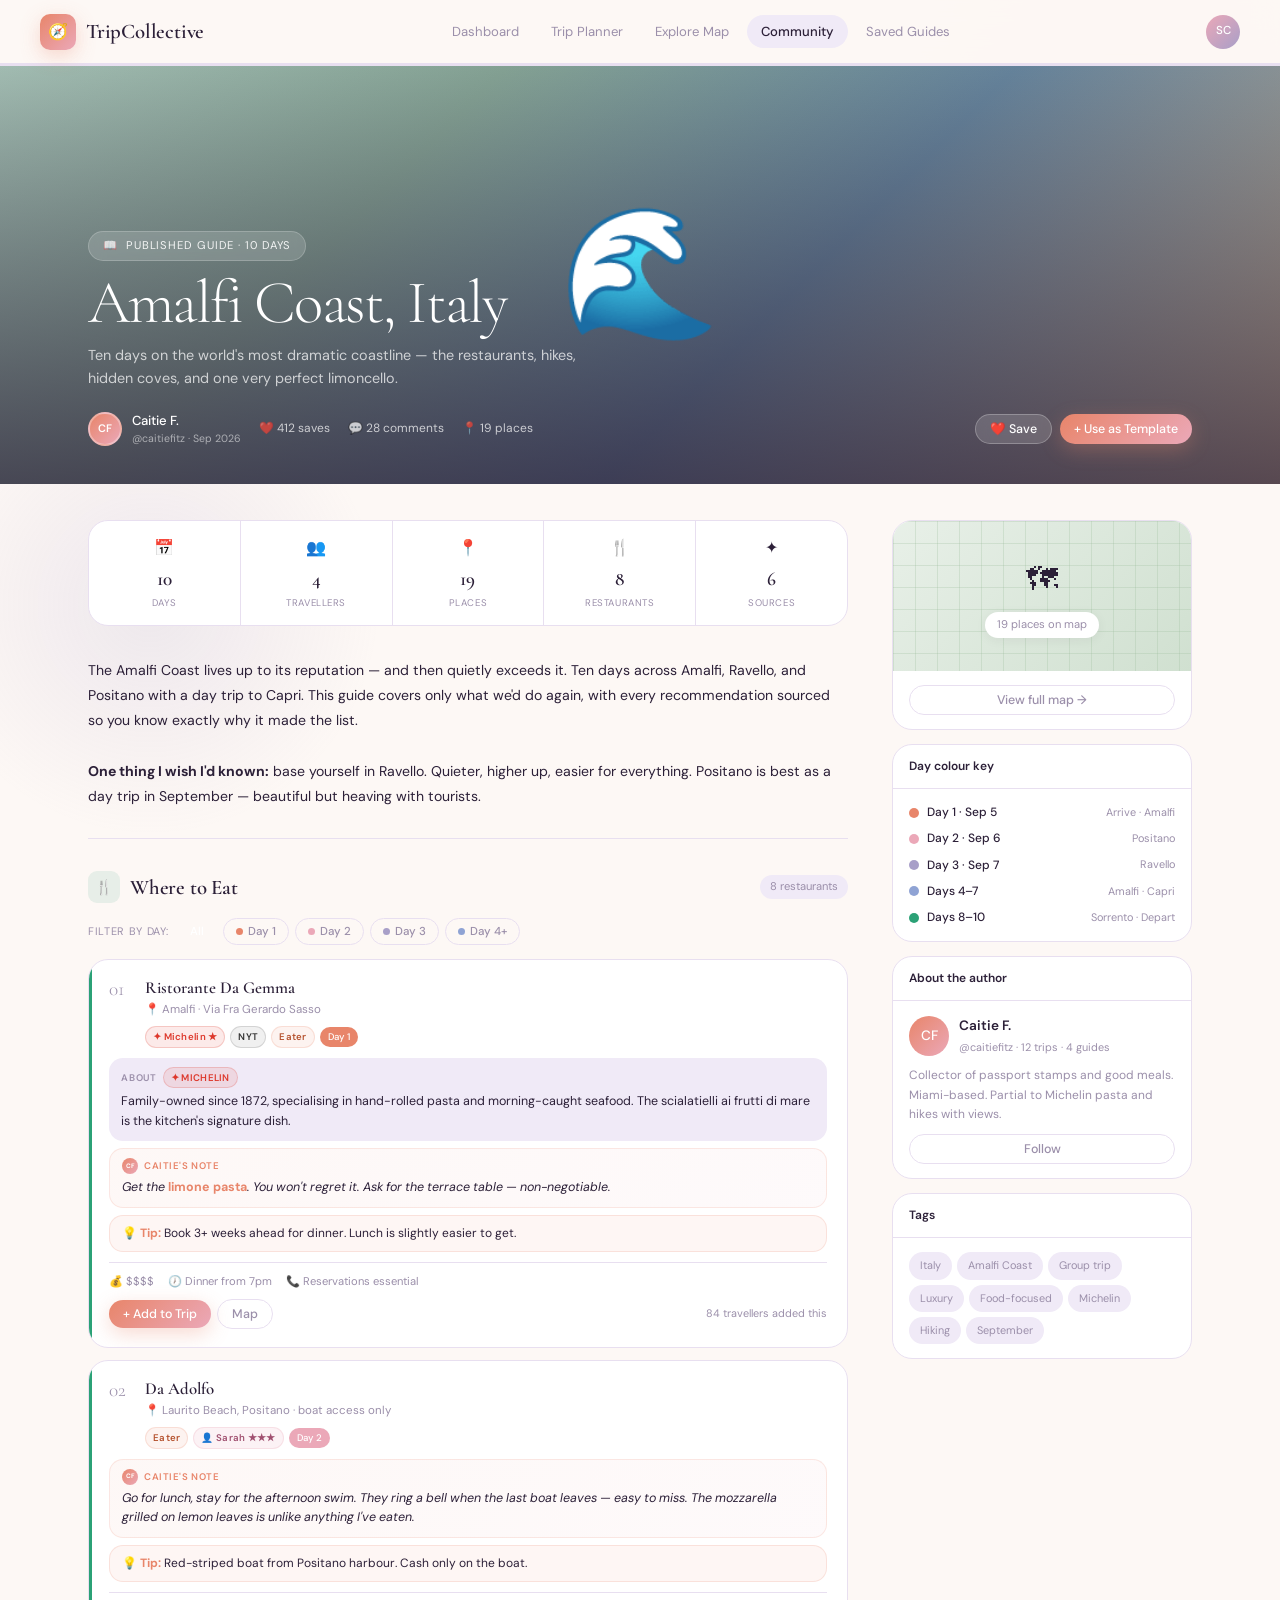
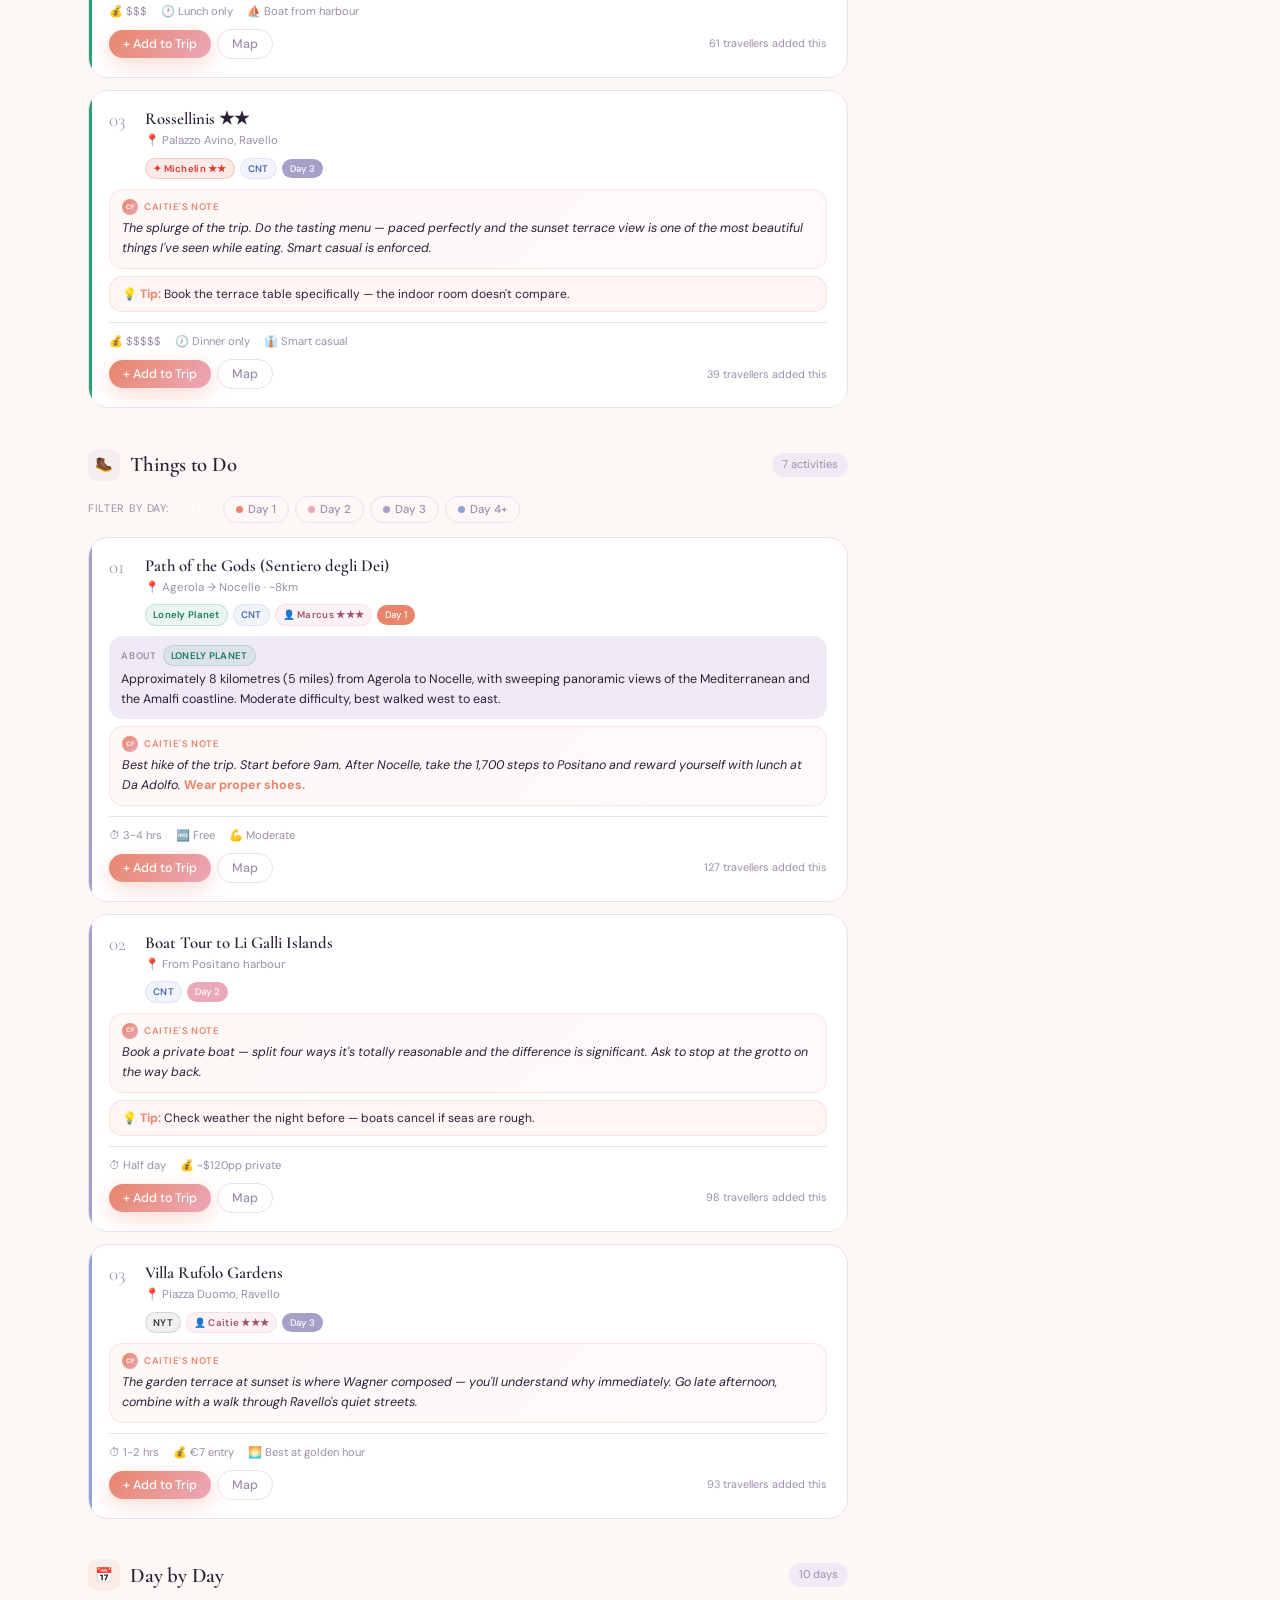
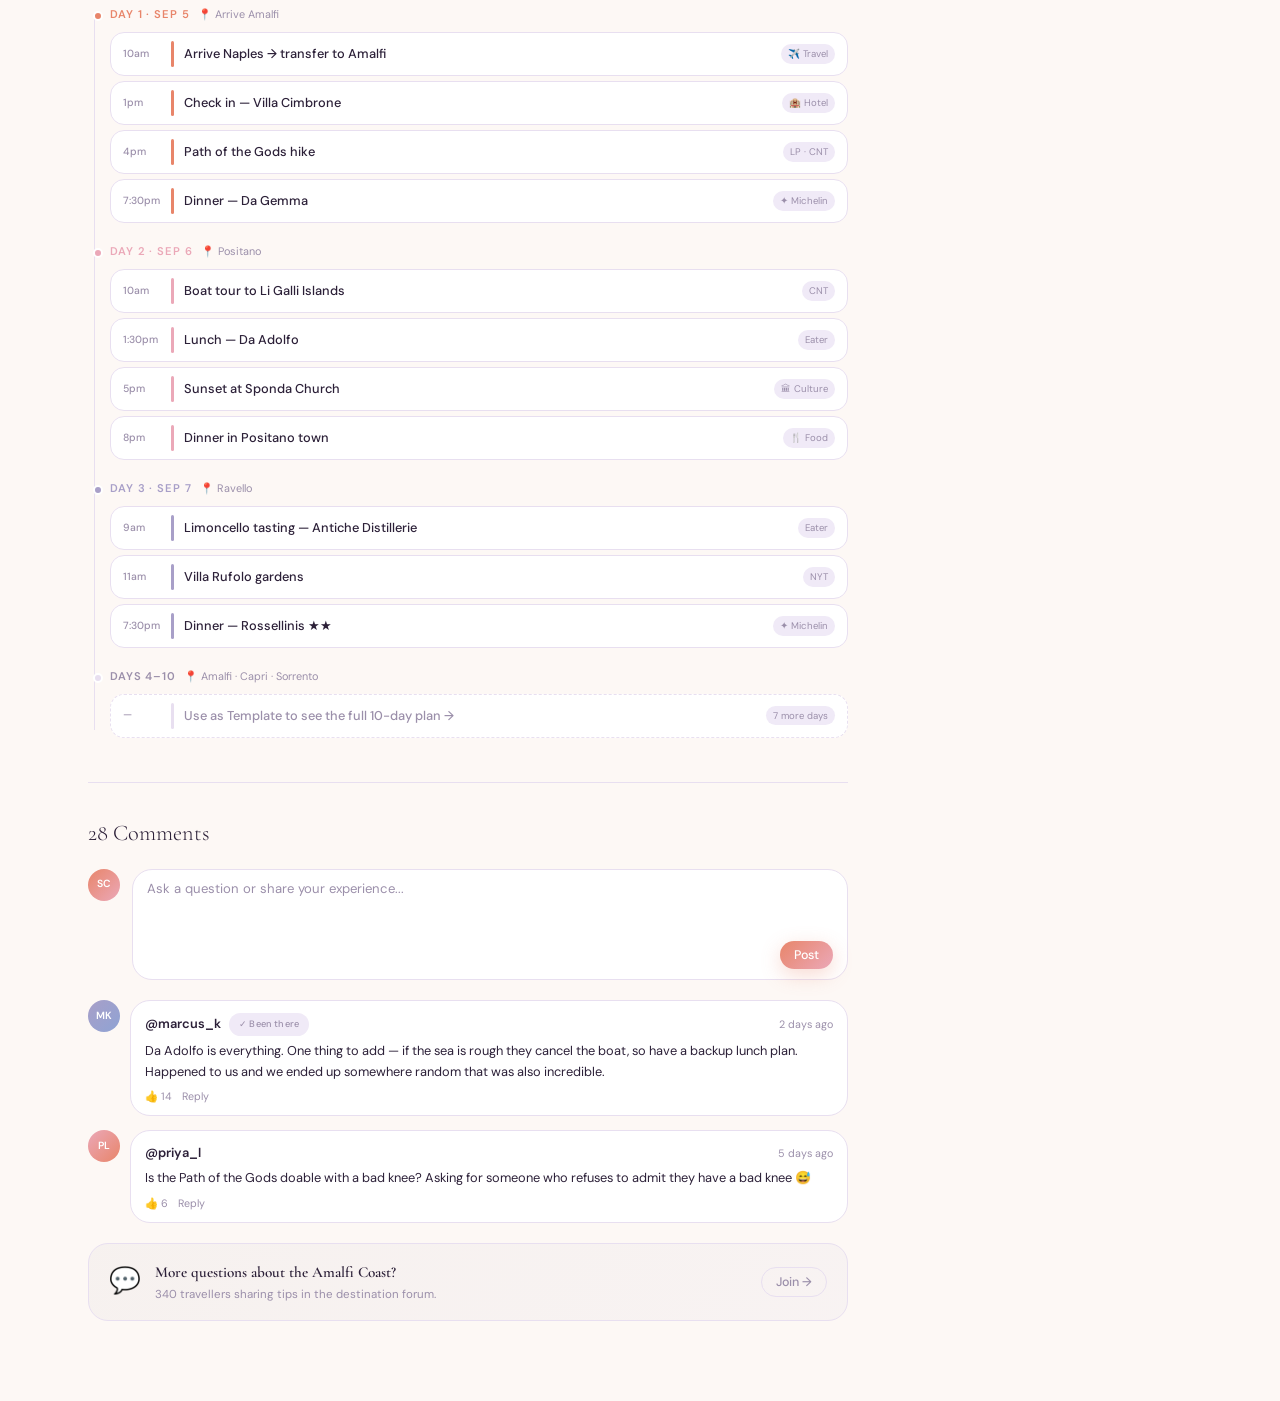
<file: guide.html>
<!DOCTYPE html>
<html lang="en">
<head>
  <meta charset="UTF-8">
  <meta name="viewport" content="width=device-width, initial-scale=1.0">
  <title>Amalfi Coast Guide — TripCollective</title>
  <link rel="stylesheet" href="styles/global.css">
  <style>
    :root {
      --day1: #E8856A;
      --day2: #EBA8B8;
      --day3: #A89FC8;
      --day4: #8FA3D4;
      --day5: #2BA176;
    }

    .guide-progress { position:fixed; top:var(--nav-height); left:0; right:0; height:2px; background:var(--border); z-index:50; }
    .guide-progress-fill { height:100%; background:linear-gradient(to right,var(--primary),var(--secondary),var(--accent)); width:0%; transition:width 0.1s; }

    .guide-hero { position:relative; height:420px; display:flex; flex-direction:column; justify-content:flex-end; overflow:hidden; }
    .guide-hero-bg { position:absolute; inset:0; background: linear-gradient(to bottom,rgba(44,32,56,0.05) 0%,rgba(44,32,56,0.72) 100%), linear-gradient(135deg,#a8c4b8 0%,#88a898 30%,#6888a0 60%,#c8b090 100%); display:flex; align-items:center; justify-content:center; font-size:8rem; }
    .guide-hero-content { position:relative; z-index:2; padding:0 48px 36px; max-width:1200px; width:100%; margin:0 auto; }
    .guide-hero-eyebrow { display:inline-flex; align-items:center; gap:8px; background:rgba(255,255,255,0.15); backdrop-filter:blur(8px); border:1px solid rgba(255,255,255,0.2); border-radius:var(--radius-full); padding:5px 14px; font-size:0.7rem; color:rgba(255,255,255,0.9); letter-spacing:0.08em; text-transform:uppercase; margin-bottom:12px; }
    .guide-hero-title { font-family:var(--font-display); font-size:clamp(2.2rem,5vw,3.8rem); font-weight:300; color:white; letter-spacing:-0.03em; line-height:1; margin-bottom:10px; }
    .guide-hero-subtitle { font-size:0.9rem; color:rgba(255,255,255,0.72); margin-bottom:20px; line-height:1.6; max-width:520px; }
    .guide-hero-meta { display:flex; align-items:center; gap:18px; flex-wrap:wrap; }
    .guide-hero-author { display:flex; align-items:center; gap:10px; }
    .guide-hero-avatar { width:34px; height:34px; border-radius:50%; background:linear-gradient(135deg,var(--primary),var(--secondary)); border:2px solid rgba(255,255,255,0.3); display:flex; align-items:center; justify-content:center; font-size:0.68rem; font-weight:600; color:white; }
    .guide-hero-author-name { font-size:0.82rem; color:white; font-weight:500; }
    .guide-hero-author-sub  { font-size:0.66rem; color:rgba(255,255,255,0.55); }
    .guide-hero-stat { font-size:0.75rem; color:rgba(255,255,255,0.72); }
    .guide-hero-actions { margin-left:auto; display:flex; gap:8px; }
    .btn-glass { background:rgba(255,255,255,0.15); backdrop-filter:blur(8px); border:1px solid rgba(255,255,255,0.25); color:white; transition:all 0.2s; }
    .btn-glass:hover { background:rgba(255,255,255,0.25); transform:translateY(-1px); }

    .guide-body { max-width:1200px; margin:0 auto; padding:36px 48px 80px; display:grid; grid-template-columns:1fr 300px; gap:44px; align-items:start; }

    .guide-stats-bar { display:flex; border:1px solid var(--border); border-radius:var(--radius-lg); overflow:hidden; margin-bottom:32px; background:var(--surface); }
    .guide-stat { flex:1; padding:14px 16px; border-right:1px solid var(--border); text-align:center; }
    .guide-stat:last-child { border-right:none; }
    .guide-stat-icon { font-size:1rem; margin-bottom:3px; }
    .guide-stat-val { font-family:var(--font-display); font-size:1.2rem; font-weight:600; color:var(--text); margin-bottom:1px; }
    .guide-stat-label { font-size:0.6rem; color:var(--text-muted); text-transform:uppercase; letter-spacing:0.06em; }

    .guide-overview { font-size:0.88rem; line-height:1.8; color:var(--text); margin-bottom:32px; padding-bottom:28px; border-bottom:1px solid var(--border); }

    .guide-section { margin-bottom:40px; }
    .guide-section-header { display:flex; align-items:center; gap:10px; margin-bottom:14px; }
    .guide-section-icon { width:32px; height:32px; border-radius:9px; display:flex; align-items:center; justify-content:center; font-size:0.9rem; flex-shrink:0; }
    .guide-section-title { font-family:var(--font-display); font-size:1.3rem; font-weight:600; letter-spacing:-0.01em; }
    .guide-section-count { margin-left:auto; font-size:0.7rem; color:var(--text-muted); background:var(--muted); padding:3px 10px; border-radius:var(--radius-full); }

    /* Day filter */
    .day-filter-row { display:flex; gap:6px; margin-bottom:14px; flex-wrap:wrap; align-items:center; }
    .day-filter-label { font-size:0.68rem; color:var(--text-muted); letter-spacing:0.06em; text-transform:uppercase; margin-right:2px; }
    .day-pill { padding:5px 12px; border-radius:var(--radius-full); font-size:0.72rem; font-weight:500; cursor:pointer; border:1.5px solid var(--border); background:none; color:var(--text-muted); transition:all 0.15s; font-family:var(--font-body); display:inline-flex; align-items:center; gap:5px; }
    .day-pill:hover { color:var(--text); border-color:var(--accent); }
    .day-pill.active { color:white; border-color:transparent; }
    .day-pill[data-day="all"].active { background:var(--plum); }
    .day-pill[data-day="1"].active   { background:var(--day1); }
    .day-pill[data-day="2"].active   { background:var(--day2); }
    .day-pill[data-day="3"].active   { background:var(--day3); }
    .day-pill[data-day="4"].active   { background:var(--day4); }
    .day-pill[data-day="5"].active   { background:var(--day5); }

    .day-dot { width:7px; height:7px; border-radius:50%; flex-shrink:0; display:inline-block; }

    /* Place cards */
    .place-list { display:flex; flex-direction:column; gap:12px; }
    .place-card { background:var(--surface); border:1px solid var(--border); border-radius:var(--radius-lg); padding:18px 20px; transition:all 0.2s; position:relative; overflow:hidden; }
    .place-card::before { content:''; position:absolute; left:0; top:0; bottom:0; width:3px; }
    .place-card.food::before     { background:var(--success); }
    .place-card.outdoors::before { background:var(--accent); }
    .place-card.culture::before  { background:var(--periwinkle); }
    .place-card.stay::before     { background:var(--primary); }
    .place-card:hover { box-shadow:var(--shadow-md); transform:translateY(-2px); }
    .place-card.hidden { display:none; }

    .place-card-row1 { display:flex; align-items:flex-start; gap:12px; margin-bottom:10px; }
    .place-card-num { font-family:var(--font-display); font-size:1.2rem; font-weight:300; color:var(--text-muted); line-height:1; width:24px; flex-shrink:0; padding-top:2px; }
    .place-card-main { flex:1; min-width:0; }
    .place-card-name { font-family:var(--font-display); font-size:1.05rem; font-weight:600; margin-bottom:3px; line-height:1.2; }
    .place-card-location { font-size:0.72rem; color:var(--text-muted); margin-bottom:7px; }
    .place-card-tags { display:flex; gap:5px; flex-wrap:wrap; align-items:center; }

    .source-badge { display:inline-flex; align-items:center; gap:3px; font-size:0.6rem; font-weight:600; padding:2px 7px; border-radius:var(--radius-full); letter-spacing:0.03em; }
    .source-michelin { background:rgba(221,56,44,0.1);    color:#DD382C; border:1px solid rgba(221,56,44,0.2); }
    .source-nyt      { background:rgba(0,0,0,0.06);       color:#333;    border:1px solid rgba(0,0,0,0.12); }
    .source-eater    { background:rgba(232,133,106,0.1);  color:#b5522e; border:1px solid rgba(232,133,106,0.2); }
    .source-cnt      { background:rgba(143,163,212,0.12); color:#4a6aaa; border:1px solid rgba(143,163,212,0.2); }
    .source-lp       { background:rgba(43,161,118,0.1);   color:#1a7a58; border:1px solid rgba(43,161,118,0.2); }
    .source-friend   { background:rgba(235,168,184,0.15); color:#a05070; border:1px solid rgba(235,168,184,0.25); }

    .day-tag { display:inline-flex; align-items:center; font-size:0.6rem; font-weight:500; padding:2px 8px; border-radius:var(--radius-full); color:white; }

    /* Notes */
    .place-card-notes { display:flex; flex-direction:column; gap:7px; margin-bottom:10px; }
    .note-ai { background:var(--muted); border-radius:var(--radius-md); padding:9px 12px; }
    .note-label { font-size:0.6rem; font-weight:600; letter-spacing:0.08em; text-transform:uppercase; color:var(--text-muted); margin-bottom:4px; display:flex; align-items:center; gap:6px; }
    .note-ai-text { font-size:0.78rem; color:var(--text); line-height:1.6; }
    .note-personal { background:linear-gradient(135deg,rgba(232,133,106,0.06),rgba(235,168,184,0.06)); border:1px solid rgba(232,133,106,0.16); border-radius:var(--radius-md); padding:9px 12px; }
    .note-personal-author { display:flex; align-items:center; gap:6px; margin-bottom:4px; }
    .note-personal-avatar { width:16px; height:16px; border-radius:50%; background:linear-gradient(135deg,var(--primary),var(--secondary)); display:flex; align-items:center; justify-content:center; font-size:0.4rem; font-weight:700; color:white; flex-shrink:0; }
    .note-personal-name { font-size:0.6rem; font-weight:600; letter-spacing:0.06em; text-transform:uppercase; color:var(--primary); }
    .note-personal-text { font-size:0.78rem; color:var(--text); line-height:1.6; font-style:italic; }
    .note-personal-text strong { font-style:normal; color:var(--primary); }
    .place-card-tip { background:rgba(232,133,106,0.07); border:1px solid rgba(232,133,106,0.18); border-radius:var(--radius-md); padding:8px 12px; font-size:0.75rem; color:var(--text); line-height:1.55; }
    .place-card-tip strong { color:var(--primary); }

    .place-card-meta { display:flex; gap:14px; font-size:0.7rem; color:var(--text-muted); margin-top:10px; padding-top:10px; border-top:1px solid var(--border); flex-wrap:wrap; }
    .place-card-actions { display:flex; gap:6px; margin-top:8px; align-items:center; }
    .place-card-saved { margin-left:auto; font-size:0.68rem; color:var(--text-muted); }

    /* Timeline */
    .timeline { position:relative; padding-left:22px; }
    .timeline::before { content:''; position:absolute; left:6px; top:8px; bottom:8px; width:1px; background:var(--border); }
    .timeline-day { margin-bottom:20px; position:relative; }
    .timeline-day-dot { position:absolute; left:-17px; top:5px; width:10px; height:10px; border-radius:50%; border:2px solid var(--surface); }
    .timeline-day-header { display:flex; align-items:baseline; gap:8px; margin-bottom:8px; }
    .timeline-day-label { font-size:0.7rem; font-weight:600; letter-spacing:0.08em; text-transform:uppercase; }
    .timeline-day-location { font-size:0.68rem; color:var(--text-muted); font-weight:400; text-transform:none; letter-spacing:0; }
    .timeline-items { display:flex; flex-direction:column; gap:5px; }
    .timeline-item { display:flex; align-items:center; gap:10px; padding:8px 12px; background:var(--surface); border:1px solid var(--border); border-radius:var(--radius-md); font-size:0.8rem; transition:background 0.15s; }
    .timeline-item:hover { background:var(--muted); }
    .timeline-item-time { font-size:0.65rem; color:var(--text-muted); width:38px; flex-shrink:0; font-weight:500; }
    .timeline-item-bar { width:3px; height:26px; border-radius:3px; flex-shrink:0; }
    .timeline-item-name { flex:1; font-weight:500; }
    .timeline-item-source { font-size:0.6rem; padding:2px 7px; border-radius:10px; background:var(--muted); color:var(--text-muted); flex-shrink:0; }

    /* Sidebar */
    .guide-sidebar { position:sticky; top:calc(var(--nav-height) + 20px); display:flex; flex-direction:column; gap:14px; }
    .sidebar-box { background:var(--surface); border:1px solid var(--border); border-radius:var(--radius-lg); overflow:hidden; }
    .sidebar-box-header { padding:12px 16px; border-bottom:1px solid var(--border); font-size:0.75rem; font-weight:600; }
    .sidebar-box-body { padding:14px 16px; }
    .sidebar-map { height:150px; background:linear-gradient(135deg,#e8f0e8,#d0e0d0); position:relative; overflow:hidden; display:flex; align-items:center; justify-content:center; flex-direction:column; gap:6px; }
    .sidebar-map::before { content:''; position:absolute; inset:0; background-image:linear-gradient(rgba(160,192,160,0.3) 1px,transparent 1px),linear-gradient(90deg,rgba(160,192,160,0.3) 1px,transparent 1px); background-size:22px 22px; }
    .sidebar-map-label { font-size:0.7rem; background:white; padding:4px 12px; border-radius:20px; box-shadow:var(--shadow-sm); position:relative; z-index:1; color:var(--text-muted); }

    .day-legend { display:flex; flex-direction:column; gap:7px; }
    .day-legend-item { display:flex; align-items:center; gap:8px; font-size:0.75rem; }
    .day-legend-dot { width:10px; height:10px; border-radius:50%; flex-shrink:0; }
    .day-legend-name { font-weight:500; flex:1; }
    .day-legend-loc { color:var(--text-muted); font-size:0.68rem; }

    .author-card { display:flex; align-items:center; gap:10px; margin-bottom:10px; }
    .author-card-avatar { width:40px; height:40px; border-radius:50%; background:linear-gradient(135deg,var(--primary),var(--secondary)); display:flex; align-items:center; justify-content:center; font-size:0.85rem; font-weight:500; color:white; flex-shrink:0; }
    .author-card-name { font-weight:600; font-size:0.85rem; margin-bottom:2px; }
    .author-card-meta { font-size:0.68rem; color:var(--text-muted); }
    .author-card-bio { font-size:0.75rem; color:var(--text-muted); line-height:1.6; margin-bottom:10px; }

    .guide-tags { display:flex; flex-wrap:wrap; gap:5px; }
    .guide-tag { padding:4px 10px; border-radius:var(--radius-full); font-size:0.68rem; background:var(--muted); color:var(--text-muted); cursor:pointer; transition:all 0.15s; border:1px solid transparent; }
    .guide-tag:hover { border-color:var(--accent); color:var(--text); }

    /* Comments */
    .comments-section { margin-top:44px; padding-top:32px; border-top:1px solid var(--border); }
    .comments-title { font-family:var(--font-display); font-size:1.4rem; font-weight:300; margin-bottom:18px; }
    .comment-input-row { display:flex; gap:12px; margin-bottom:20px; }
    .comment-avatar { width:32px; height:32px; border-radius:50%; background:linear-gradient(135deg,var(--primary),var(--secondary)); display:flex; align-items:center; justify-content:center; font-size:0.65rem; font-weight:600; color:white; flex-shrink:0; }
    .comment-input-wrap { flex:1; background:var(--surface); border:1px solid var(--border); border-radius:var(--radius-lg); padding:10px 14px; transition:border-color 0.2s; }
    .comment-input-wrap:focus-within { border-color:var(--ring); box-shadow:0 0 0 3px rgba(143,163,212,0.12); }
    .comment-input { width:100%; border:none; outline:none; font-family:var(--font-body); font-size:0.82rem; resize:none; min-height:48px; background:none; color:var(--text); }
    .comment-input::placeholder { color:var(--text-muted); }
    .comment-input-footer { display:flex; justify-content:flex-end; margin-top:6px; }
    .comment { display:flex; gap:10px; margin-bottom:14px; }
    .comment-body { flex:1; background:var(--surface); border:1px solid var(--border); border-radius:var(--radius-lg); padding:12px 14px; }
    .comment-header { display:flex; align-items:center; gap:8px; margin-bottom:5px; }
    .comment-author { font-weight:600; font-size:0.8rem; }
    .comment-time { font-size:0.67rem; color:var(--text-muted); margin-left:auto; }
    .comment-text { font-size:0.8rem; line-height:1.6; }
    .comment-actions { display:flex; gap:10px; margin-top:7px; }
    .comment-action { font-size:0.67rem; color:var(--text-muted); background:none; border:none; cursor:pointer; font-family:var(--font-body); padding:0; transition:color 0.15s; }
    .comment-action:hover { color:var(--primary); }
    .forum-cta { background:linear-gradient(135deg,rgba(44,32,56,0.03),rgba(168,159,200,0.06)); border:1px solid var(--border); border-radius:var(--radius-lg); padding:16px 20px; display:flex; align-items:center; gap:14px; margin-top:20px; cursor:pointer; transition:all 0.2s; }
    .forum-cta:hover { border-color:var(--accent); box-shadow:var(--shadow-sm); }
    .forum-cta-icon { font-size:1.6rem; flex-shrink:0; }
    .forum-cta-title { font-family:var(--font-display); font-size:0.95rem; font-weight:600; margin-bottom:2px; }
    .forum-cta-sub { font-size:0.72rem; color:var(--text-muted); line-height:1.5; }

    @media (max-width:900px) {
      .guide-body { grid-template-columns:1fr; padding:24px 20px 60px; }
      .guide-sidebar { position:static; }
      .guide-hero-content { padding:0 24px 28px; }
    }
  </style>
</head>
<body>

<div class="guide-progress"><div class="guide-progress-fill" id="progressFill"></div></div>
<div class="bg-ambience"></div>

<nav class="nav">
  <a href="index.html" class="nav-logo">
    <div class="nav-logo-icon">🧭</div>
    <span class="nav-logo-text">TripCollective</span>
  </a>
  <div class="nav-links">
    <a href="dashboard.html"    class="nav-link">Dashboard</a>
    <a href="trip-planner.html" class="nav-link">Trip Planner</a>
    <a href="explore-map.html"  class="nav-link">Explore Map</a>
    <a href="community.html"    class="nav-link active">Community</a>
    <a href="saved-guides.html" class="nav-link">Saved Guides</a>
  </div>
  <a href="profile.html" class="nav-avatar" title="Profile">SC</a>
</nav>

<div class="guide-hero">
  <div class="guide-hero-bg">🌊</div>
  <div class="guide-hero-content">
    <div class="guide-hero-eyebrow"><span>📖</span> Published Guide · 10 days</div>
    <h1 class="guide-hero-title">Amalfi Coast, Italy</h1>
    <p class="guide-hero-subtitle">Ten days on the world's most dramatic coastline — the restaurants, hikes, hidden coves, and one very perfect limoncello.</p>
    <div class="guide-hero-meta">
      <div class="guide-hero-author">
        <div class="guide-hero-avatar">CF</div>
        <div>
          <div class="guide-hero-author-name">Caitie F.</div>
          <div class="guide-hero-author-sub">@caitiefitz · Sep 2026</div>
        </div>
      </div>
      <span class="guide-hero-stat">❤️ 412 saves</span>
      <span class="guide-hero-stat">💬 28 comments</span>
      <span class="guide-hero-stat">📍 19 places</span>
      <div class="guide-hero-actions">
        <button class="btn btn-glass btn-sm">❤️ Save</button>
        <button class="btn btn-primary btn-sm">+ Use as Template</button>
      </div>
    </div>
  </div>
</div>

<div class="guide-body">
<div>

  <div class="guide-stats-bar animate-fade-up">
    <div class="guide-stat"><div class="guide-stat-icon">📅</div><div class="guide-stat-val">10</div><div class="guide-stat-label">Days</div></div>
    <div class="guide-stat"><div class="guide-stat-icon">👥</div><div class="guide-stat-val">4</div><div class="guide-stat-label">Travellers</div></div>
    <div class="guide-stat"><div class="guide-stat-icon">📍</div><div class="guide-stat-val">19</div><div class="guide-stat-label">Places</div></div>
    <div class="guide-stat"><div class="guide-stat-icon">🍴</div><div class="guide-stat-val">8</div><div class="guide-stat-label">Restaurants</div></div>
    <div class="guide-stat"><div class="guide-stat-icon">✦</div><div class="guide-stat-val">6</div><div class="guide-stat-label">Sources</div></div>
  </div>

  <div class="guide-overview animate-fade-up animate-fade-up-1">
    The Amalfi Coast lives up to its reputation — and then quietly exceeds it. Ten days across Amalfi, Ravello, and Positano with a day trip to Capri. This guide covers only what we'd do again, with every recommendation sourced so you know exactly why it made the list.
    <br><br><strong>One thing I wish I'd known:</strong> base yourself in Ravello. Quieter, higher up, easier for everything. Positano is best as a day trip in September — beautiful but heaving with tourists.
  </div>

  <!-- WHERE TO EAT -->
  <div class="guide-section animate-fade-up animate-fade-up-2">
    <div class="guide-section-header">
      <div class="guide-section-icon" style="background:rgba(43,161,118,0.1)">🍴</div>
      <span class="guide-section-title">Where to Eat</span>
      <span class="guide-section-count">8 restaurants</span>
    </div>
    <div class="day-filter-row">
      <span class="day-filter-label">Filter by day:</span>
      <button class="day-pill active" data-day="all" data-section="food" onclick="filterDay(this,'food')">All</button>
      <button class="day-pill" data-day="1" data-section="food" onclick="filterDay(this,'food')"><span class="day-dot" style="background:var(--day1)"></span>Day 1</button>
      <button class="day-pill" data-day="2" data-section="food" onclick="filterDay(this,'food')"><span class="day-dot" style="background:var(--day2)"></span>Day 2</button>
      <button class="day-pill" data-day="3" data-section="food" onclick="filterDay(this,'food')"><span class="day-dot" style="background:var(--day3)"></span>Day 3</button>
      <button class="day-pill" data-day="4" data-section="food" onclick="filterDay(this,'food')"><span class="day-dot" style="background:var(--day4)"></span>Day 4+</button>
    </div>
    <div class="place-list" id="food-list">

      <div class="place-card food" data-day="1">
        <div class="place-card-row1">
          <div class="place-card-num">01</div>
          <div class="place-card-main">
            <div class="place-card-name">Ristorante Da Gemma</div>
            <div class="place-card-location">📍 Amalfi · Via Fra Gerardo Sasso</div>
            <div class="place-card-tags">
              <span class="source-badge source-michelin">✦ Michelin ★</span>
              <span class="source-badge source-nyt">NYT</span>
              <span class="source-badge source-eater">Eater</span>
              <span class="day-tag" style="background:var(--day1)">Day 1</span>
            </div>
          </div>
        </div>
        <div class="place-card-notes">
          <div class="note-ai">
            <div class="note-label"><span>About</span><span class="source-badge source-michelin">✦ Michelin</span></div>
            <div class="note-ai-text">Family-owned since 1872, specialising in hand-rolled pasta and morning-caught seafood. The scialatielli ai frutti di mare is the kitchen's signature dish.</div>
          </div>
          <div class="note-personal">
            <div class="note-personal-author"><div class="note-personal-avatar">CF</div><span class="note-personal-name">Caitie's note</span></div>
            <div class="note-personal-text">Get the <strong>limone pasta</strong>. You won't regret it. Ask for the terrace table — non-negotiable.</div>
          </div>
          <div class="place-card-tip"><strong>💡 Tip:</strong> Book 3+ weeks ahead for dinner. Lunch is slightly easier to get.</div>
        </div>
        <div class="place-card-meta"><span>💰 $$$$</span><span>🕖 Dinner from 7pm</span><span>📞 Reservations essential</span></div>
        <div class="place-card-actions">
          <button class="btn btn-primary btn-sm">+ Add to Trip</button>
          <button class="btn btn-ghost btn-sm">Map</button>
          <span class="place-card-saved">84 travellers added this</span>
        </div>
      </div>

      <div class="place-card food" data-day="2">
        <div class="place-card-row1">
          <div class="place-card-num">02</div>
          <div class="place-card-main">
            <div class="place-card-name">Da Adolfo</div>
            <div class="place-card-location">📍 Laurito Beach, Positano · boat access only</div>
            <div class="place-card-tags">
              <span class="source-badge source-eater">Eater</span>
              <span class="source-badge source-friend">👤 Sarah ★★★</span>
              <span class="day-tag" style="background:var(--day2)">Day 2</span>
            </div>
          </div>
        </div>
        <div class="place-card-notes">
          <div class="note-personal">
            <div class="note-personal-author"><div class="note-personal-avatar">CF</div><span class="note-personal-name">Caitie's note</span></div>
            <div class="note-personal-text">Go for lunch, stay for the afternoon swim. They ring a bell when the last boat leaves — easy to miss. The mozzarella grilled on lemon leaves is unlike anything I've eaten.</div>
          </div>
          <div class="place-card-tip"><strong>💡 Tip:</strong> Red-striped boat from Positano harbour. Cash only on the boat.</div>
        </div>
        <div class="place-card-meta"><span>💰 $$$</span><span>🕐 Lunch only</span><span>⛵ Boat from harbour</span></div>
        <div class="place-card-actions">
          <button class="btn btn-primary btn-sm">+ Add to Trip</button>
          <button class="btn btn-ghost btn-sm">Map</button>
          <span class="place-card-saved">61 travellers added this</span>
        </div>
      </div>

      <div class="place-card food" data-day="3">
        <div class="place-card-row1">
          <div class="place-card-num">03</div>
          <div class="place-card-main">
            <div class="place-card-name">Rossellinis ★★</div>
            <div class="place-card-location">📍 Palazzo Avino, Ravello</div>
            <div class="place-card-tags">
              <span class="source-badge source-michelin">✦ Michelin ★★</span>
              <span class="source-badge source-cnt">CNT</span>
              <span class="day-tag" style="background:var(--day3)">Day 3</span>
            </div>
          </div>
        </div>
        <div class="place-card-notes">
          <div class="note-personal">
            <div class="note-personal-author"><div class="note-personal-avatar">CF</div><span class="note-personal-name">Caitie's note</span></div>
            <div class="note-personal-text">The splurge of the trip. Do the tasting menu — paced perfectly and the sunset terrace view is one of the most beautiful things I've seen while eating. Smart casual is enforced.</div>
          </div>
          <div class="place-card-tip"><strong>💡 Tip:</strong> Book the terrace table specifically — the indoor room doesn't compare.</div>
        </div>
        <div class="place-card-meta"><span>💰 $$$$$</span><span>🕖 Dinner only</span><span>👔 Smart casual</span></div>
        <div class="place-card-actions">
          <button class="btn btn-primary btn-sm">+ Add to Trip</button>
          <button class="btn btn-ghost btn-sm">Map</button>
          <span class="place-card-saved">39 travellers added this</span>
        </div>
      </div>

    </div>
  </div>

  <!-- THINGS TO DO -->
  <div class="guide-section">
    <div class="guide-section-header">
      <div class="guide-section-icon" style="background:rgba(168,159,200,0.1)">🥾</div>
      <span class="guide-section-title">Things to Do</span>
      <span class="guide-section-count">7 activities</span>
    </div>
    <div class="day-filter-row">
      <span class="day-filter-label">Filter by day:</span>
      <button class="day-pill active" data-day="all" data-section="act" onclick="filterDay(this,'act')">All</button>
      <button class="day-pill" data-day="1" data-section="act" onclick="filterDay(this,'act')"><span class="day-dot" style="background:var(--day1)"></span>Day 1</button>
      <button class="day-pill" data-day="2" data-section="act" onclick="filterDay(this,'act')"><span class="day-dot" style="background:var(--day2)"></span>Day 2</button>
      <button class="day-pill" data-day="3" data-section="act" onclick="filterDay(this,'act')"><span class="day-dot" style="background:var(--day3)"></span>Day 3</button>
      <button class="day-pill" data-day="4" data-section="act" onclick="filterDay(this,'act')"><span class="day-dot" style="background:var(--day4)"></span>Day 4+</button>
    </div>
    <div class="place-list" id="act-list">

      <div class="place-card outdoors" data-day="1">
        <div class="place-card-row1">
          <div class="place-card-num">01</div>
          <div class="place-card-main">
            <div class="place-card-name">Path of the Gods (Sentiero degli Dei)</div>
            <div class="place-card-location">📍 Agerola → Nocelle · ~8km</div>
            <div class="place-card-tags">
              <span class="source-badge source-lp">Lonely Planet</span>
              <span class="source-badge source-cnt">CNT</span>
              <span class="source-badge source-friend">👤 Marcus ★★★</span>
              <span class="day-tag" style="background:var(--day1)">Day 1</span>
            </div>
          </div>
        </div>
        <div class="place-card-notes">
          <div class="note-ai">
            <div class="note-label"><span>About</span><span class="source-badge source-lp">Lonely Planet</span></div>
            <div class="note-ai-text">Approximately 8 kilometres (5 miles) from Agerola to Nocelle, with sweeping panoramic views of the Mediterranean and the Amalfi coastline. Moderate difficulty, best walked west to east.</div>
          </div>
          <div class="note-personal">
            <div class="note-personal-author"><div class="note-personal-avatar">CF</div><span class="note-personal-name">Caitie's note</span></div>
            <div class="note-personal-text">Best hike of the trip. Start before 9am. After Nocelle, take the 1,700 steps to Positano and reward yourself with lunch at Da Adolfo. <strong>Wear proper shoes.</strong></div>
          </div>
        </div>
        <div class="place-card-meta"><span>⏱ 3-4 hrs</span><span>🆓 Free</span><span>💪 Moderate</span></div>
        <div class="place-card-actions">
          <button class="btn btn-primary btn-sm">+ Add to Trip</button>
          <button class="btn btn-ghost btn-sm">Map</button>
          <span class="place-card-saved">127 travellers added this</span>
        </div>
      </div>

      <div class="place-card outdoors" data-day="2">
        <div class="place-card-row1">
          <div class="place-card-num">02</div>
          <div class="place-card-main">
            <div class="place-card-name">Boat Tour to Li Galli Islands</div>
            <div class="place-card-location">📍 From Positano harbour</div>
            <div class="place-card-tags">
              <span class="source-badge source-cnt">CNT</span>
              <span class="day-tag" style="background:var(--day2)">Day 2</span>
            </div>
          </div>
        </div>
        <div class="place-card-notes">
          <div class="note-personal">
            <div class="note-personal-author"><div class="note-personal-avatar">CF</div><span class="note-personal-name">Caitie's note</span></div>
            <div class="note-personal-text">Book a private boat — split four ways it's totally reasonable and the difference is significant. Ask to stop at the grotto on the way back.</div>
          </div>
          <div class="place-card-tip"><strong>💡 Tip:</strong> Check weather the night before — boats cancel if seas are rough.</div>
        </div>
        <div class="place-card-meta"><span>⏱ Half day</span><span>💰 ~$120pp private</span></div>
        <div class="place-card-actions">
          <button class="btn btn-primary btn-sm">+ Add to Trip</button>
          <button class="btn btn-ghost btn-sm">Map</button>
          <span class="place-card-saved">98 travellers added this</span>
        </div>
      </div>

      <div class="place-card culture" data-day="3">
        <div class="place-card-row1">
          <div class="place-card-num">03</div>
          <div class="place-card-main">
            <div class="place-card-name">Villa Rufolo Gardens</div>
            <div class="place-card-location">📍 Piazza Duomo, Ravello</div>
            <div class="place-card-tags">
              <span class="source-badge source-nyt">NYT</span>
              <span class="source-badge source-friend">👤 Caitie ★★★</span>
              <span class="day-tag" style="background:var(--day3)">Day 3</span>
            </div>
          </div>
        </div>
        <div class="place-card-notes">
          <div class="note-personal">
            <div class="note-personal-author"><div class="note-personal-avatar">CF</div><span class="note-personal-name">Caitie's note</span></div>
            <div class="note-personal-text">The garden terrace at sunset is where Wagner composed — you'll understand why immediately. Go late afternoon, combine with a walk through Ravello's quiet streets.</div>
          </div>
        </div>
        <div class="place-card-meta"><span>⏱ 1-2 hrs</span><span>💰 €7 entry</span><span>🌅 Best at golden hour</span></div>
        <div class="place-card-actions">
          <button class="btn btn-primary btn-sm">+ Add to Trip</button>
          <button class="btn btn-ghost btn-sm">Map</button>
          <span class="place-card-saved">93 travellers added this</span>
        </div>
      </div>

    </div>
  </div>

  <!-- DAY BY DAY -->
  <div class="guide-section">
    <div class="guide-section-header">
      <div class="guide-section-icon" style="background:rgba(232,133,106,0.1)">📅</div>
      <span class="guide-section-title">Day by Day</span>
      <span class="guide-section-count">10 days</span>
    </div>
    <div class="timeline">

      <div class="timeline-day">
        <div class="timeline-day-dot" style="background:var(--day1)"></div>
        <div class="timeline-day-header">
          <span class="timeline-day-label" style="color:var(--day1)">Day 1 · Sep 5</span>
          <span class="timeline-day-location">📍 Arrive Amalfi</span>
        </div>
        <div class="timeline-items">
          <div class="timeline-item"><span class="timeline-item-time">10am</span><div class="timeline-item-bar" style="background:var(--day1)"></div><span class="timeline-item-name">Arrive Naples → transfer to Amalfi</span><span class="timeline-item-source">✈️ Travel</span></div>
          <div class="timeline-item"><span class="timeline-item-time">1pm</span><div class="timeline-item-bar" style="background:var(--day1)"></div><span class="timeline-item-name">Check in — Villa Cimbrone</span><span class="timeline-item-source">🏨 Hotel</span></div>
          <div class="timeline-item"><span class="timeline-item-time">4pm</span><div class="timeline-item-bar" style="background:var(--day1)"></div><span class="timeline-item-name">Path of the Gods hike</span><span class="timeline-item-source">LP · CNT</span></div>
          <div class="timeline-item"><span class="timeline-item-time">7:30pm</span><div class="timeline-item-bar" style="background:var(--day1)"></div><span class="timeline-item-name">Dinner — Da Gemma</span><span class="timeline-item-source">✦ Michelin</span></div>
        </div>
      </div>

      <div class="timeline-day">
        <div class="timeline-day-dot" style="background:var(--day2)"></div>
        <div class="timeline-day-header">
          <span class="timeline-day-label" style="color:var(--day2)">Day 2 · Sep 6</span>
          <span class="timeline-day-location">📍 Positano</span>
        </div>
        <div class="timeline-items">
          <div class="timeline-item"><span class="timeline-item-time">10am</span><div class="timeline-item-bar" style="background:var(--day2)"></div><span class="timeline-item-name">Boat tour to Li Galli Islands</span><span class="timeline-item-source">CNT</span></div>
          <div class="timeline-item"><span class="timeline-item-time">1:30pm</span><div class="timeline-item-bar" style="background:var(--day2)"></div><span class="timeline-item-name">Lunch — Da Adolfo</span><span class="timeline-item-source">Eater</span></div>
          <div class="timeline-item"><span class="timeline-item-time">5pm</span><div class="timeline-item-bar" style="background:var(--day2)"></div><span class="timeline-item-name">Sunset at Sponda Church</span><span class="timeline-item-source">🏛 Culture</span></div>
          <div class="timeline-item"><span class="timeline-item-time">8pm</span><div class="timeline-item-bar" style="background:var(--day2)"></div><span class="timeline-item-name">Dinner in Positano town</span><span class="timeline-item-source">🍴 Food</span></div>
        </div>
      </div>

      <div class="timeline-day">
        <div class="timeline-day-dot" style="background:var(--day3)"></div>
        <div class="timeline-day-header">
          <span class="timeline-day-label" style="color:var(--day3)">Day 3 · Sep 7</span>
          <span class="timeline-day-location">📍 Ravello</span>
        </div>
        <div class="timeline-items">
          <div class="timeline-item"><span class="timeline-item-time">9am</span><div class="timeline-item-bar" style="background:var(--day3)"></div><span class="timeline-item-name">Limoncello tasting — Antiche Distillerie</span><span class="timeline-item-source">Eater</span></div>
          <div class="timeline-item"><span class="timeline-item-time">11am</span><div class="timeline-item-bar" style="background:var(--day3)"></div><span class="timeline-item-name">Villa Rufolo gardens</span><span class="timeline-item-source">NYT</span></div>
          <div class="timeline-item"><span class="timeline-item-time">7:30pm</span><div class="timeline-item-bar" style="background:var(--day3)"></div><span class="timeline-item-name">Dinner — Rossellinis ★★</span><span class="timeline-item-source">✦ Michelin</span></div>
        </div>
      </div>

      <div class="timeline-day">
        <div class="timeline-day-dot" style="background:var(--border)"></div>
        <div class="timeline-day-header">
          <span class="timeline-day-label" style="color:var(--text-muted)">Days 4–10</span>
          <span class="timeline-day-location">📍 Amalfi · Capri · Sorrento</span>
        </div>
        <div class="timeline-items">
          <div class="timeline-item" style="border-style:dashed;color:var(--text-muted);cursor:pointer" onclick="alert('Use as Template to unlock the full 10-day plan!')">
            <span class="timeline-item-time" style="color:var(--text-muted)">—</span>
            <div class="timeline-item-bar" style="background:var(--border)"></div>
            <span class="timeline-item-name" style="color:var(--text-muted)">Use as Template to see the full 10-day plan →</span>
            <span class="timeline-item-source">7 more days</span>
          </div>
        </div>
      </div>

    </div>
  </div>

  <!-- COMMENTS -->
  <div class="comments-section">
    <h3 class="comments-title">28 Comments</h3>
    <div class="comment-input-row">
      <div class="comment-avatar">SC</div>
      <div class="comment-input-wrap">
        <textarea class="comment-input" placeholder="Ask a question or share your experience..."></textarea>
        <div class="comment-input-footer"><button class="btn btn-primary btn-sm">Post</button></div>
      </div>
    </div>
    <div class="comment">
      <div class="comment-avatar" style="background:linear-gradient(135deg,var(--accent),var(--periwinkle))">MK</div>
      <div class="comment-body">
        <div class="comment-header"><span class="comment-author">@marcus_k</span><span class="badge badge-muted" style="font-size:0.58rem">✓ Been there</span><span class="comment-time">2 days ago</span></div>
        <div class="comment-text">Da Adolfo is everything. One thing to add — if the sea is rough they cancel the boat, so have a backup lunch plan. Happened to us and we ended up somewhere random that was also incredible.</div>
        <div class="comment-actions"><button class="comment-action">👍 14</button><button class="comment-action">Reply</button></div>
      </div>
    </div>
    <div class="comment">
      <div class="comment-avatar" style="background:linear-gradient(135deg,var(--secondary),var(--primary))">PL</div>
      <div class="comment-body">
        <div class="comment-header"><span class="comment-author">@priya_l</span><span class="comment-time">5 days ago</span></div>
        <div class="comment-text">Is the Path of the Gods doable with a bad knee? Asking for someone who refuses to admit they have a bad knee 😅</div>
        <div class="comment-actions"><button class="comment-action">👍 6</button><button class="comment-action">Reply</button></div>
      </div>
    </div>
    <div class="forum-cta">
      <div class="forum-cta-icon">💬</div>
      <div>
        <div class="forum-cta-title">More questions about the Amalfi Coast?</div>
        <div class="forum-cta-sub">340 travellers sharing tips in the destination forum.</div>
      </div>
      <button class="btn btn-ghost btn-sm" style="margin-left:auto;flex-shrink:0">Join →</button>
    </div>
  </div>

</div>

<!-- SIDEBAR -->
<div class="guide-sidebar">

  <div class="sidebar-box">
    <div class="sidebar-map">
      <div style="font-size:2rem;position:relative;z-index:1">🗺</div>
      <div class="sidebar-map-label">19 places on map</div>
    </div>
    <div class="sidebar-box-body">
      <button class="btn btn-ghost btn-sm" style="width:100%">View full map →</button>
    </div>
  </div>

  <div class="sidebar-box">
    <div class="sidebar-box-header">Day colour key</div>
    <div class="sidebar-box-body">
      <div class="day-legend">
        <div class="day-legend-item"><div class="day-legend-dot" style="background:var(--day1)"></div><span class="day-legend-name">Day 1 · Sep 5</span><span class="day-legend-loc">Arrive · Amalfi</span></div>
        <div class="day-legend-item"><div class="day-legend-dot" style="background:var(--day2)"></div><span class="day-legend-name">Day 2 · Sep 6</span><span class="day-legend-loc">Positano</span></div>
        <div class="day-legend-item"><div class="day-legend-dot" style="background:var(--day3)"></div><span class="day-legend-name">Day 3 · Sep 7</span><span class="day-legend-loc">Ravello</span></div>
        <div class="day-legend-item"><div class="day-legend-dot" style="background:var(--day4)"></div><span class="day-legend-name">Days 4–7</span><span class="day-legend-loc">Amalfi · Capri</span></div>
        <div class="day-legend-item"><div class="day-legend-dot" style="background:var(--day5)"></div><span class="day-legend-name">Days 8–10</span><span class="day-legend-loc">Sorrento · Depart</span></div>
      </div>
    </div>
  </div>

  <div class="sidebar-box">
    <div class="sidebar-box-header">About the author</div>
    <div class="sidebar-box-body">
      <div class="author-card">
        <div class="author-card-avatar">CF</div>
        <div><div class="author-card-name">Caitie F.</div><div class="author-card-meta">@caitiefitz · 12 trips · 4 guides</div></div>
      </div>
      <div class="author-card-bio">Collector of passport stamps and good meals. Miami-based. Partial to Michelin pasta and hikes with views.</div>
      <button class="btn btn-ghost btn-sm" style="width:100%">Follow</button>
    </div>
  </div>

  <div class="sidebar-box">
    <div class="sidebar-box-header">Tags</div>
    <div class="sidebar-box-body">
      <div class="guide-tags">
        <span class="guide-tag">Italy</span><span class="guide-tag">Amalfi Coast</span><span class="guide-tag">Group trip</span><span class="guide-tag">Luxury</span><span class="guide-tag">Food-focused</span><span class="guide-tag">Michelin</span><span class="guide-tag">Hiking</span><span class="guide-tag">September</span>
      </div>
    </div>
  </div>

</div>
</div>

<script>
  window.addEventListener('scroll', () => {
    const doc = document.documentElement;
    const pct = (doc.scrollTop / (doc.scrollHeight - doc.clientHeight)) * 100;
    document.getElementById('progressFill').style.width = pct + '%';
  });

  function filterDay(btn, section) {
    const day = btn.dataset.day;
    document.querySelectorAll(`.day-pill[data-section="${section}"]`).forEach(p => p.classList.remove('active'));
    btn.classList.add('active');
    document.querySelectorAll(`#${section}-list .place-card`).forEach(card => {
      card.classList.toggle('hidden', day !== 'all' && card.dataset.day !== day);
    });
  }
</script>
</body>
</html>
</file>
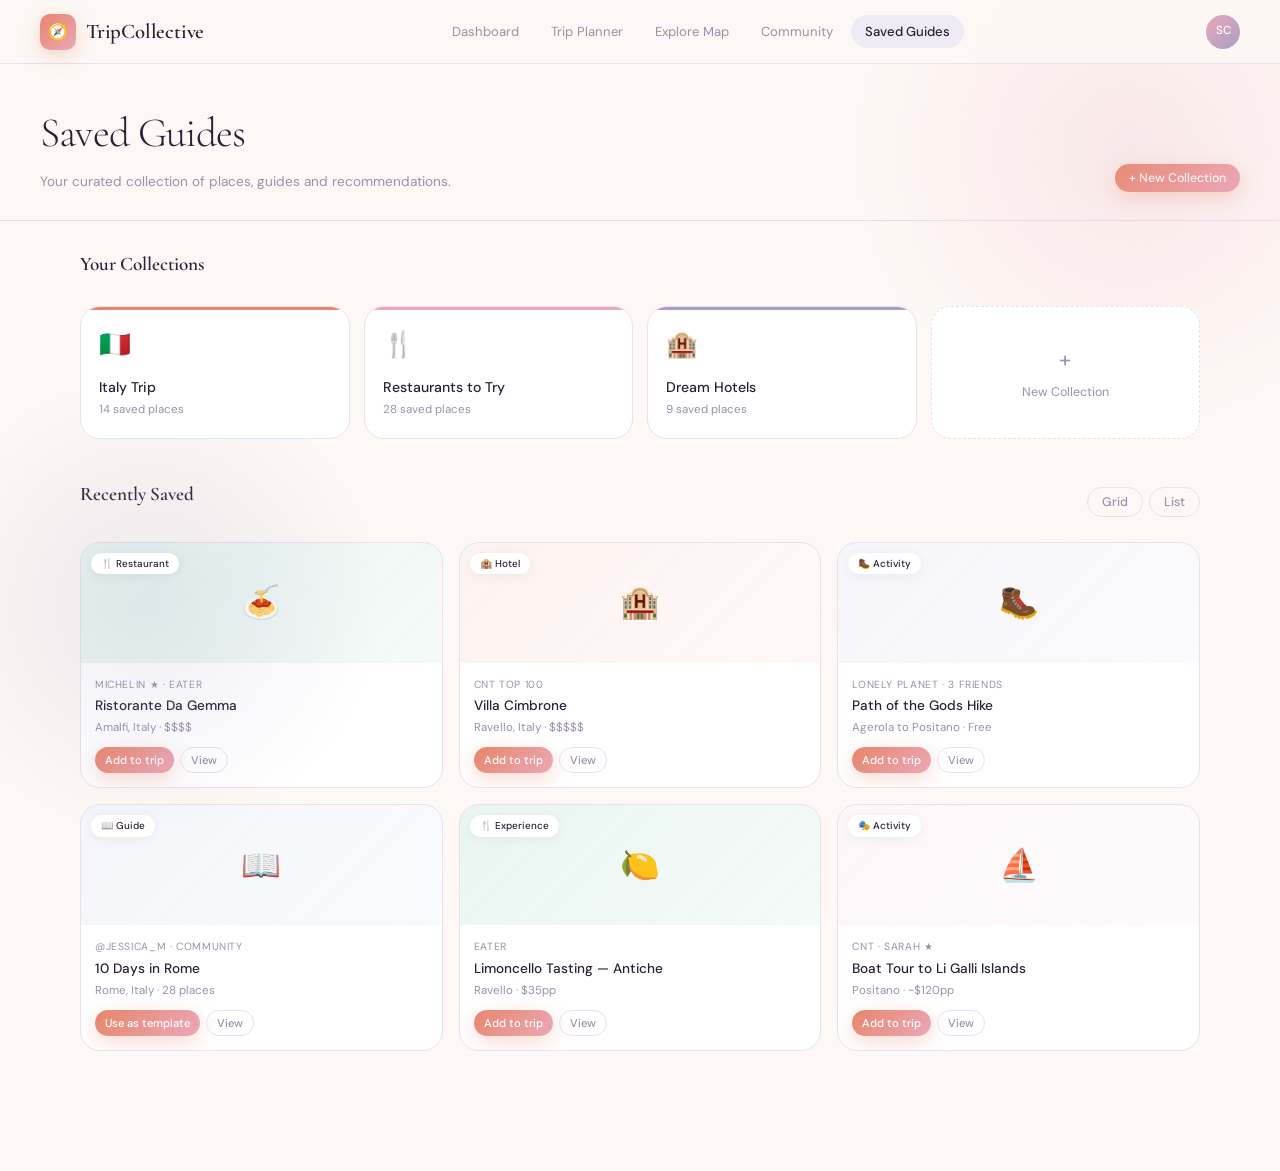
<file: saved-guides.html>
<!DOCTYPE html>
<html lang="en">
<head>
  <meta charset="UTF-8">
  <meta name="viewport" content="width=device-width, initial-scale=1.0">
  <title>TripCollective — Saved Guides</title>
  <link rel="stylesheet" href="styles/global.css">
  <style>
    .saved-header {
      padding: 36px var(--page-padding) 28px;
      border-bottom: 1px solid var(--border);
      display: flex;
      align-items: flex-end;
      justify-content: space-between;
    }

    .saved-header h1 {
      font-family: var(--font-display);
      font-size: clamp(1.8rem, 4vw, 2.6rem);
      font-weight: 300;
      letter-spacing: -0.02em;
      margin-bottom: 4px;
    }

    .saved-header p { font-size:0.85rem; color:var(--text-muted); }

    .saved-body {
      max-width: var(--page-max-width);
      margin: 0 auto;
      padding: 28px var(--page-padding) 80px;
    }

    /* Collections */
    .collections-row {
      display: grid;
      grid-template-columns: repeat(4, 1fr);
      gap: 14px;
      margin-bottom: 40px;
    }

    .collection-card {
      background: var(--surface);
      border: 1px solid var(--border);
      border-radius: var(--radius-lg);
      padding: 18px;
      cursor: pointer;
      transition: all 0.2s;
      position: relative;
      overflow: hidden;
    }

    .collection-card:hover {
      transform: translateY(-3px);
      box-shadow: var(--shadow-md);
    }

    .collection-card::before {
      content: '';
      position: absolute;
      top: 0; left: 0; right: 0;
      height: 3px;
    }

    .collection-card:nth-child(1)::before { background: var(--primary); }
    .collection-card:nth-child(2)::before { background: var(--secondary); }
    .collection-card:nth-child(3)::before { background: var(--accent); }
    .collection-card:nth-child(4)::before { background: var(--success); }

    .collection-icon { font-size: 1.6rem; margin-bottom: 10px; }

    .collection-name {
      font-weight: 500;
      font-size: 0.88rem;
      margin-bottom: 3px;
    }

    .collection-count { font-size: 0.72rem; color: var(--text-muted); }

    .collection-add {
      border-style: dashed;
      display: flex;
      flex-direction: column;
      align-items: center;
      justify-content: center;
      text-align: center;
      color: var(--text-muted);
      min-height: 100px;
    }

    .collection-add::before { display: none; }
    .collection-add:hover { border-color: var(--primary); color: var(--primary); }

    /* Saved items grid */
    .saved-section-title {
      font-family: var(--font-display);
      font-size: 1.2rem;
      font-weight: 600;
      margin-bottom: 16px;
    }

    .saved-grid {
      display: grid;
      grid-template-columns: repeat(3, 1fr);
      gap: 16px;
      margin-bottom: 40px;
    }

    .saved-item {
      background: var(--surface);
      border: 1px solid var(--border);
      border-radius: var(--radius-lg);
      overflow: hidden;
      cursor: pointer;
      transition: all 0.25s;
    }

    .saved-item:hover {
      transform: translateY(-3px);
      box-shadow: var(--shadow-md);
    }

    .saved-item-img {
      height: 120px;
      display: flex;
      align-items: center;
      justify-content: center;
      font-size: 2rem;
      position: relative;
    }

    .saved-item-type {
      position: absolute;
      top: 10px;
      left: 10px;
      background: white;
      border-radius: var(--radius-full);
      padding: 3px 10px;
      font-size: 0.62rem;
      font-weight: 500;
      box-shadow: var(--shadow-sm);
    }

    .saved-item-unsave {
      position: absolute;
      top: 8px;
      right: 8px;
      width: 28px; height: 28px;
      background: white;
      border: none;
      border-radius: 50%;
      cursor: pointer;
      display: flex;
      align-items: center;
      justify-content: center;
      font-size: 0.8rem;
      box-shadow: var(--shadow-sm);
      opacity: 0;
      transition: opacity 0.2s;
    }

    .saved-item:hover .saved-item-unsave { opacity: 1; }

    .saved-item-body { padding: 14px; }

    .saved-item-source {
      font-size: 0.65rem;
      color: var(--text-muted);
      margin-bottom: 4px;
      text-transform: uppercase;
      letter-spacing: 0.06em;
    }

    .saved-item-name {
      font-weight: 500;
      font-size: 0.85rem;
      margin-bottom: 4px;
      line-height: 1.3;
    }

    .saved-item-meta { font-size: 0.72rem; color: var(--text-muted); margin-bottom: 10px; }

    .saved-item-actions {
      display: flex;
      gap: 6px;
    }

    /* Empty state */
    .empty-collection {
      grid-column: 1 / -1;
      text-align: center;
      padding: 48px;
      color: var(--text-muted);
      border: 1.5px dashed var(--border);
      border-radius: var(--radius-lg);
    }
  </style>
</head>
<body>

<div class="bg-ambience"></div>

<nav class="nav">
  <a href="index.html" class="nav-logo">
    <div class="nav-logo-icon">🧭</div>
    <span class="nav-logo-text">TripCollective</span>
  </a>
  <div class="nav-links">
    <a href="dashboard.html"    class="nav-link">Dashboard</a>
    <a href="trip-planner.html" class="nav-link">Trip Planner</a>
    <a href="explore-map.html"  class="nav-link">Explore Map</a>
    <a href="community.html"    class="nav-link">Community</a>
    <a href="saved-guides.html" class="nav-link active">Saved Guides</a>
  </div>
  <a href="profile.html" class="nav-avatar" title="Profile">SC</a>
</nav>

<div class="saved-header">
  <div>
    <h1>Saved Guides</h1>
    <p>Your curated collection of places, guides and recommendations.</p>
  </div>
  <button class="btn btn-primary btn-sm">+ New Collection</button>
</div>

<div class="saved-body">

  <!-- COLLECTIONS -->
  <div style="margin-bottom:10px;display:flex;align-items:center;justify-content:space-between">
    <p class="saved-section-title">Your Collections</p>
  </div>

  <div class="collections-row">
    <div class="collection-card">
      <div class="collection-icon">🇮🇹</div>
      <div class="collection-name">Italy Trip</div>
      <div class="collection-count">14 saved places</div>
    </div>
    <div class="collection-card">
      <div class="collection-icon">🍴</div>
      <div class="collection-name">Restaurants to Try</div>
      <div class="collection-count">28 saved places</div>
    </div>
    <div class="collection-card">
      <div class="collection-icon">🏨</div>
      <div class="collection-name">Dream Hotels</div>
      <div class="collection-count">9 saved places</div>
    </div>
    <div class="collection-card collection-add">
      <div style="font-size:1.4rem;margin-bottom:6px">+</div>
      <div style="font-size:0.78rem">New Collection</div>
    </div>
  </div>

  <!-- RECENTLY SAVED -->
  <div style="display:flex;align-items:center;justify-content:space-between;margin-bottom:16px">
    <p class="saved-section-title">Recently Saved</p>
    <div style="display:flex;gap:6px">
      <button class="btn btn-ghost btn-sm">Grid</button>
      <button class="btn btn-ghost btn-sm">List</button>
    </div>
  </div>

  <div class="saved-grid">

    <div class="saved-item">
      <div class="saved-item-img" style="background:linear-gradient(135deg,rgba(43,161,118,0.1),rgba(43,161,118,0.05))">
        🍝
        <span class="saved-item-type">🍴 Restaurant</span>
        <button class="saved-item-unsave">🗑</button>
      </div>
      <div class="saved-item-body">
        <div class="saved-item-source">Michelin ★ · Eater</div>
        <div class="saved-item-name">Ristorante Da Gemma</div>
        <div class="saved-item-meta">Amalfi, Italy · $$$$</div>
        <div class="saved-item-actions">
          <button class="btn btn-primary btn-sm" style="font-size:0.7rem;padding:5px 10px">Add to trip</button>
          <button class="btn btn-ghost btn-sm" style="font-size:0.7rem;padding:5px 10px">View</button>
        </div>
      </div>
    </div>

    <div class="saved-item">
      <div class="saved-item-img" style="background:linear-gradient(135deg,rgba(232,133,106,0.1),rgba(232,133,106,0.05))">
        🏨
        <span class="saved-item-type">🏨 Hotel</span>
        <button class="saved-item-unsave">🗑</button>
      </div>
      <div class="saved-item-body">
        <div class="saved-item-source">CNT Top 100</div>
        <div class="saved-item-name">Villa Cimbrone</div>
        <div class="saved-item-meta">Ravello, Italy · $$$$$</div>
        <div class="saved-item-actions">
          <button class="btn btn-primary btn-sm" style="font-size:0.7rem;padding:5px 10px">Add to trip</button>
          <button class="btn btn-ghost btn-sm" style="font-size:0.7rem;padding:5px 10px">View</button>
        </div>
      </div>
    </div>

    <div class="saved-item">
      <div class="saved-item-img" style="background:linear-gradient(135deg,rgba(168,159,200,0.1),rgba(168,159,200,0.05))">
        🥾
        <span class="saved-item-type">🥾 Activity</span>
        <button class="saved-item-unsave">🗑</button>
      </div>
      <div class="saved-item-body">
        <div class="saved-item-source">Lonely Planet · 3 friends</div>
        <div class="saved-item-name">Path of the Gods Hike</div>
        <div class="saved-item-meta">Agerola to Positano · Free</div>
        <div class="saved-item-actions">
          <button class="btn btn-primary btn-sm" style="font-size:0.7rem;padding:5px 10px">Add to trip</button>
          <button class="btn btn-ghost btn-sm" style="font-size:0.7rem;padding:5px 10px">View</button>
        </div>
      </div>
    </div>

    <div class="saved-item">
      <div class="saved-item-img" style="background:linear-gradient(135deg,rgba(143,163,212,0.1),rgba(143,163,212,0.05))">
        📖
        <span class="saved-item-type">📖 Guide</span>
        <button class="saved-item-unsave">🗑</button>
      </div>
      <div class="saved-item-body">
        <div class="saved-item-source">@jessica_m · Community</div>
        <div class="saved-item-name">10 Days in Rome</div>
        <div class="saved-item-meta">Rome, Italy · 28 places</div>
        <div class="saved-item-actions">
          <button class="btn btn-primary btn-sm" style="font-size:0.7rem;padding:5px 10px">Use as template</button>
          <button class="btn btn-ghost btn-sm" style="font-size:0.7rem;padding:5px 10px">View</button>
        </div>
      </div>
    </div>

    <div class="saved-item">
      <div class="saved-item-img" style="background:linear-gradient(135deg,rgba(43,161,118,0.1),rgba(43,161,118,0.05))">
        🍋
        <span class="saved-item-type">🍴 Experience</span>
        <button class="saved-item-unsave">🗑</button>
      </div>
      <div class="saved-item-body">
        <div class="saved-item-source">Eater</div>
        <div class="saved-item-name">Limoncello Tasting — Antiche</div>
        <div class="saved-item-meta">Ravello · $35pp</div>
        <div class="saved-item-actions">
          <button class="btn btn-primary btn-sm" style="font-size:0.7rem;padding:5px 10px">Add to trip</button>
          <button class="btn btn-ghost btn-sm" style="font-size:0.7rem;padding:5px 10px">View</button>
        </div>
      </div>
    </div>

    <div class="saved-item">
      <div class="saved-item-img" style="background:linear-gradient(135deg,rgba(235,168,184,0.1),rgba(235,168,184,0.05))">
        ⛵
        <span class="saved-item-type">🎭 Activity</span>
        <button class="saved-item-unsave">🗑</button>
      </div>
      <div class="saved-item-body">
        <div class="saved-item-source">CNT · Sarah ★</div>
        <div class="saved-item-name">Boat Tour to Li Galli Islands</div>
        <div class="saved-item-meta">Positano · ~$120pp</div>
        <div class="saved-item-actions">
          <button class="btn btn-primary btn-sm" style="font-size:0.7rem;padding:5px 10px">Add to trip</button>
          <button class="btn btn-ghost btn-sm" style="font-size:0.7rem;padding:5px 10px">View</button>
        </div>
      </div>
    </div>

  </div>

</div>

</body>
</html>
</file>
<file: styles/global.css>
/* ============================================================
   TripCollective — Global Design System
   Aurora Palette · DM Sans + Cormorant Garamond
   ============================================================ */

@import url('https://fonts.googleapis.com/css2?family=Cormorant+Garamond:ital,wght@0,300;0,400;0,600;1,300&family=DM+Sans:wght@300;400;500&display=swap');

/* ── CSS VARIABLES ── */
:root {
  /* Core Palette */
  --primary:            #E8856A;   /* Sunset Coral */
  --primary-contrast:   #FFFFFF;
  --secondary:          #EBA8B8;   /* Rose Blush */
  --secondary-contrast: #2C2038;
  --accent:             #A89FC8;   /* Soft Lavender */
  --accent-foreground:  #2C2038;
  --periwinkle:         #8FA3D4;   /* Periwinkle Blue */
  --peach:              #F2B08A;   /* Warm Peach */

  /* Surfaces */
  --background:         #FDF8F5;   /* Warm Cream */
  --surface:            #FFFFFF;
  --muted:              #F0EAF7;   /* Lavender Tint */

  /* Text */
  --text:               #2C2038;   /* Deep Plum */
  --text-muted:         #9B8FAA;   /* Muted Mauve */

  /* Borders & Inputs */
  --border:             #E8DFF0;
  --input:              #F0EAF7;
  --ring:               #8FA3D4;

  /* Semantic */
  --success:            #2BA176;
  --destructive:        #DD382C;
  --alert:              #F2B08A;

  /* Status Colors */
  --status-upcoming:    #E8856A;
  --status-ongoing:     #EBA8B8;
  --status-planning:    #A89FC8;
  --status-completed:   #2BA176;

  /* Typography */
  --font-body:          'DM Sans', sans-serif;
  --font-display:       'Cormorant Garamond', serif;

  /* Spacing */
  --nav-height:         64px;
  --page-max-width:     1200px;
  --page-padding:       40px;
  --radius-sm:          8px;
  --radius-md:          14px;
  --radius-lg:          20px;
  --radius-full:        999px;

  /* Shadows */
  --shadow-sm:          0 2px 12px rgba(44,32,56,0.06);
  --shadow-md:          0 6px 24px rgba(44,32,56,0.09);
  --shadow-lg:          0 16px 48px rgba(44,32,56,0.12);
  --shadow-primary:     0 6px 20px rgba(232,133,106,0.3);
}

/* ── RESET ── */
*, *::before, *::after {
  box-sizing: border-box;
  margin: 0;
  padding: 0;
}

html { scroll-behavior: smooth; }

body {
  font-family: var(--font-body);
  background: var(--background);
  color: var(--text);
  min-height: 100vh;
  line-height: 1.6;
  -webkit-font-smoothing: antialiased;
}

img { display: block; max-width: 100%; }
button { font-family: var(--font-body); cursor: pointer; }
a { text-decoration: none; color: inherit; }

/* ── BACKGROUND AMBIENCE ── */
.bg-ambience {
  position: fixed;
  inset: 0;
  pointer-events: none;
  z-index: 0;
  overflow: hidden;
}

.bg-ambience::before {
  content: '';
  position: absolute;
  width: 600px; height: 600px;
  top: -150px; right: -150px;
  background: radial-gradient(circle, rgba(235,168,184,0.2), transparent 65%);
  border-radius: 50%;
}

.bg-ambience::after {
  content: '';
  position: absolute;
  width: 500px; height: 500px;
  bottom: 5%; left: -100px;
  background: radial-gradient(circle, rgba(168,159,200,0.18), transparent 65%);
  border-radius: 50%;
}

/* ── LAYOUT ── */
.page-wrapper {
  position: relative;
  z-index: 1;
}

.main-content {
  max-width: var(--page-max-width);
  margin: 0 auto;
  padding: 40px var(--page-padding) 80px;
}

/* ── NAVIGATION ── */
.nav {
  display: flex;
  align-items: center;
  justify-content: space-between;
  padding: 0 var(--page-padding);
  height: var(--nav-height);
  background: rgba(253,248,245,0.85);
  backdrop-filter: blur(12px);
  -webkit-backdrop-filter: blur(12px);
  border-bottom: 1px solid var(--border);
  position: sticky;
  top: 0;
  z-index: 100;
}

.nav-logo {
  display: flex;
  align-items: center;
  gap: 10px;
}

.nav-logo-icon {
  width: 36px;
  height: 36px;
  border-radius: 10px;
  background: linear-gradient(135deg, var(--primary), var(--secondary));
  display: flex;
  align-items: center;
  justify-content: center;
  font-size: 1rem;
  box-shadow: var(--shadow-primary);
  flex-shrink: 0;
}

.nav-logo-text {
  font-family: var(--font-display);
  font-size: 1.3rem;
  font-weight: 600;
  color: var(--text);
  letter-spacing: -0.01em;
}

.nav-links {
  display: flex;
  align-items: center;
  gap: 4px;
}

.nav-link {
  padding: 6px 14px;
  border-radius: var(--radius-full);
  font-size: 0.82rem;
  color: var(--text-muted);
  transition: all 0.2s ease;
  cursor: pointer;
  border: none;
  background: none;
}

.nav-link:hover {
  background: var(--muted);
  color: var(--text);
}

.nav-link.active {
  background: var(--muted);
  color: var(--text);
  font-weight: 500;
}

.nav-avatar {
  width: 34px;
  height: 34px;
  border-radius: 50%;
  background: linear-gradient(135deg, var(--secondary), var(--accent));
  display: flex;
  align-items: center;
  justify-content: center;
  font-size: 0.72rem;
  font-weight: 500;
  color: white;
  cursor: pointer;
  margin-left: 8px;
  flex-shrink: 0;
  transition: box-shadow 0.2s;
}

.nav-avatar:hover {
  box-shadow: 0 0 0 3px var(--border);
}

/* ── TYPOGRAPHY ── */
.display {
  font-family: var(--font-display);
  font-weight: 300;
  letter-spacing: -0.02em;
  line-height: 1;
}

.display-xl { font-size: clamp(2.4rem, 5vw, 3.2rem); }
.display-lg { font-size: clamp(1.8rem, 3vw, 2.4rem); }
.display-md { font-size: 1.5rem; }
.display-sm { font-size: 1.25rem; font-weight: 600; }

.label-upper {
  font-size: 0.7rem;
  font-weight: 500;
  letter-spacing: 0.1em;
  text-transform: uppercase;
  color: var(--text-muted);
}

.text-muted { color: var(--text-muted); }
.text-sm    { font-size: 0.82rem; }
.text-xs    { font-size: 0.72rem; }

/* ── BUTTONS ── */
.btn {
  display: inline-flex;
  align-items: center;
  justify-content: center;
  gap: 7px;
  padding: 10px 22px;
  border-radius: var(--radius-full);
  font-size: 0.85rem;
  font-weight: 500;
  border: none;
  cursor: pointer;
  transition: all 0.25s ease;
  white-space: nowrap;
  font-family: var(--font-body);
}

.btn-primary {
  background: linear-gradient(135deg, var(--primary), var(--secondary));
  color: white;
  box-shadow: var(--shadow-primary);
}

.btn-primary:hover {
  transform: translateY(-2px);
  box-shadow: 0 10px 28px rgba(232,133,106,0.38);
}

.btn-secondary {
  background: rgba(235,168,184,0.15);
  color: #c4728a;
  border: 1px solid rgba(235,168,184,0.3);
}

.btn-secondary:hover {
  background: rgba(235,168,184,0.25);
  transform: translateY(-1px);
}

.btn-accent {
  background: linear-gradient(135deg, var(--accent), var(--periwinkle));
  color: white;
  box-shadow: 0 4px 14px rgba(168,159,200,0.3);
}

.btn-accent:hover {
  transform: translateY(-2px);
  box-shadow: 0 8px 20px rgba(168,159,200,0.4);
}

.btn-ghost {
  background: none;
  color: var(--text-muted);
  border: 1px solid var(--border);
}

.btn-ghost:hover {
  background: var(--muted);
  color: var(--text);
}

.btn-icon {
  width: 32px;
  height: 32px;
  padding: 0;
  border-radius: 50%;
  background: none;
  border: 1px solid var(--border);
  color: var(--text-muted);
  font-size: 0.8rem;
  transition: all 0.2s;
}

.btn-icon:hover {
  background: var(--muted);
  color: var(--text);
}

.btn-sm {
  padding: 6px 14px;
  font-size: 0.78rem;
}

.btn-lg {
  padding: 13px 28px;
  font-size: 0.92rem;
}

/* ── BADGES ── */
.badge {
  display: inline-flex;
  align-items: center;
  gap: 5px;
  padding: 4px 10px;
  border-radius: var(--radius-full);
  font-size: 0.68rem;
  font-weight: 500;
  letter-spacing: 0.02em;
}

.badge-dot {
  width: 6px;
  height: 6px;
  border-radius: 50%;
  flex-shrink: 0;
}

.badge-upcoming  { background: rgba(232,133,106,0.12); color: var(--primary); }
.badge-upcoming  .badge-dot { background: var(--primary); }

.badge-ongoing   { background: rgba(235,168,184,0.18); color: #c4728a; }
.badge-ongoing   .badge-dot { background: var(--secondary); }

.badge-planning  { background: rgba(168,159,200,0.15); color: #7B6FA8; }
.badge-planning  .badge-dot { background: var(--accent); }

.badge-completed { background: rgba(43,161,118,0.12); color: var(--success); }
.badge-completed .badge-dot { background: var(--success); }

.badge-muted {
  background: var(--muted);
  color: var(--text-muted);
}

.badge-visibility {
  display: inline-flex;
  align-items: center;
  gap: 4px;
  font-size: 0.68rem;
  color: var(--text-muted);
  background: var(--muted);
  padding: 3px 9px;
  border-radius: var(--radius-full);
}

/* ── CARDS ── */
.card {
  background: var(--surface);
  border-radius: var(--radius-lg);
  border: 1px solid var(--border);
  box-shadow: var(--shadow-sm);
  transition: transform 0.25s ease, box-shadow 0.25s ease;
  overflow: hidden;
}

.card:hover {
  transform: translateY(-4px);
  box-shadow: var(--shadow-lg);
}

.card-body {
  padding: 18px 20px 20px;
}

/* ── TRIP CARDS ── */
.trip-card-img {
  width: 100%;
  height: 160px;
  object-fit: cover;
  background: var(--muted);
}

.trip-card-img-placeholder {
  width: 100%;
  height: 160px;
  display: flex;
  align-items: center;
  justify-content: center;
  font-size: 2.5rem;
}

.trip-card-badges {
  display: flex;
  justify-content: space-between;
  align-items: center;
  margin-bottom: 10px;
}

.trip-card-name {
  font-family: var(--font-display);
  font-size: 1.2rem;
  font-weight: 600;
  margin-bottom: 8px;
  line-height: 1.2;
}

.trip-card-meta {
  display: flex;
  flex-direction: column;
  gap: 4px;
  margin-bottom: 12px;
}

.trip-card-meta-row {
  display: flex;
  align-items: center;
  gap: 7px;
  font-size: 0.75rem;
  color: var(--text-muted);
}

.trip-card-actions {
  display: flex;
  align-items: center;
  gap: 6px;
  padding-top: 12px;
  border-top: 1px solid var(--border);
}

.trip-card-actions .btn-icon {
  margin-left: auto;
}

.trip-card-actions .btn-icon:last-child {
  margin-left: 0;
}

/* ── COLLABORATOR AVATARS ── */
.collab-row {
  display: flex;
  align-items: center;
  margin-bottom: 12px;
}

.collab-avatar {
  width: 24px;
  height: 24px;
  border-radius: 50%;
  border: 2px solid var(--surface);
  display: flex;
  align-items: center;
  justify-content: center;
  font-size: 0.55rem;
  font-weight: 500;
  color: white;
  margin-right: -6px;
  flex-shrink: 0;
}

.collab-label {
  margin-left: 14px;
  font-size: 0.72rem;
  color: var(--text-muted);
}

/* ── STAT CARDS ── */
.stat-card {
  background: var(--surface);
  border-radius: var(--radius-lg);
  border: 1px solid var(--border);
  padding: 20px 22px;
  position: relative;
  overflow: hidden;
  cursor: pointer;
  transition: transform 0.2s ease, box-shadow 0.2s ease;
}

.stat-card:hover {
  transform: translateY(-3px);
  box-shadow: var(--shadow-md);
}

.stat-card-bar {
  position: absolute;
  top: 0; left: 0; right: 0;
  height: 3px;
  border-radius: var(--radius-lg) var(--radius-lg) 0 0;
}

.stat-card-label {
  font-size: 0.7rem;
  font-weight: 500;
  letter-spacing: 0.1em;
  text-transform: uppercase;
  color: var(--text-muted);
  margin-bottom: 10px;
}

.stat-card-number {
  font-family: var(--font-display);
  font-size: 2.6rem;
  font-weight: 300;
  line-height: 1;
  margin-bottom: 4px;
}

.stat-card-sub {
  font-size: 0.72rem;
  color: var(--text-muted);
}

/* ── SECTION HEADERS ── */
.section-header {
  display: flex;
  align-items: center;
  gap: 10px;
  margin-bottom: 18px;
  margin-top: 40px;
}

.section-dot {
  width: 9px;
  height: 9px;
  border-radius: 50%;
  flex-shrink: 0;
}

.section-title {
  font-family: var(--font-display);
  font-size: 1.4rem;
  font-weight: 600;
  letter-spacing: -0.01em;
}

.section-count {
  margin-left: auto;
  font-size: 0.72rem;
  color: var(--text-muted);
  background: var(--muted);
  padding: 3px 10px;
  border-radius: var(--radius-full);
}

/* ── GRIDS ── */
.trips-grid {
  display: grid;
  gap: 18px;
}

.trips-grid-1 { grid-template-columns: minmax(0, 380px); }
.trips-grid-2 { grid-template-columns: repeat(2, 1fr); }
.trips-grid-3 { grid-template-columns: repeat(3, 1fr); }

/* ── FORMS ── */
.form-group {
  display: flex;
  flex-direction: column;
  gap: 6px;
  margin-bottom: 18px;
}

.form-label {
  font-size: 0.8rem;
  font-weight: 500;
  color: var(--text);
}

.form-input {
  padding: 10px 14px;
  border-radius: var(--radius-md);
  border: 1px solid var(--border);
  background: var(--input);
  font-family: var(--font-body);
  font-size: 0.85rem;
  color: var(--text);
  transition: border-color 0.2s, box-shadow 0.2s;
  outline: none;
}

.form-input:focus {
  border-color: var(--ring);
  box-shadow: 0 0 0 3px rgba(143,163,212,0.15);
}

.form-input::placeholder {
  color: var(--text-muted);
}

/* ── MODALS ── */
.modal-overlay {
  position: fixed;
  inset: 0;
  background: rgba(44,32,56,0.4);
  backdrop-filter: blur(4px);
  z-index: 200;
  display: flex;
  align-items: center;
  justify-content: center;
  padding: 20px;
  opacity: 0;
  pointer-events: none;
  transition: opacity 0.25s ease;
}

.modal-overlay.open {
  opacity: 1;
  pointer-events: all;
}

.modal {
  background: var(--surface);
  border-radius: var(--radius-lg);
  padding: 32px;
  width: 100%;
  max-width: 520px;
  box-shadow: var(--shadow-lg);
  transform: translateY(16px);
  transition: transform 0.25s ease;
}

.modal-overlay.open .modal {
  transform: translateY(0);
}

.modal-header {
  display: flex;
  align-items: flex-start;
  justify-content: space-between;
  margin-bottom: 24px;
}

.modal-title {
  font-family: var(--font-display);
  font-size: 1.6rem;
  font-weight: 300;
}

/* ── ANIMATIONS ── */
@keyframes fadeUp {
  from { opacity: 0; transform: translateY(16px); }
  to   { opacity: 1; transform: translateY(0); }
}

@keyframes fadeIn {
  from { opacity: 0; }
  to   { opacity: 1; }
}

.animate-fade-up {
  animation: fadeUp 0.4s ease both;
}

.animate-fade-up-1 { animation-delay: 0.05s; }
.animate-fade-up-2 { animation-delay: 0.10s; }
.animate-fade-up-3 { animation-delay: 0.15s; }
.animate-fade-up-4 { animation-delay: 0.20s; }
.animate-fade-up-5 { animation-delay: 0.25s; }

/* ── UTILITIES ── */
.flex         { display: flex; }
.flex-center  { display: flex; align-items: center; justify-content: center; }
.flex-between { display: flex; align-items: center; justify-content: space-between; }
.gap-sm       { gap: 8px; }
.gap-md       { gap: 16px; }
.gap-lg       { gap: 24px; }
.mt-sm        { margin-top: 8px; }
.mt-md        { margin-top: 16px; }
.mt-lg        { margin-top: 32px; }
.w-full       { width: 100%; }
.hidden       { display: none; }

/* ── DIVIDER ── */
.divider {
  height: 1px;
  background: var(--border);
  margin: 20px 0;
}

/* ── EMPTY STATE ── */
.empty-state {
  text-align: center;
  padding: 48px 24px;
  color: var(--text-muted);
}

.empty-state-icon {
  font-size: 2.5rem;
  margin-bottom: 12px;
  opacity: 0.5;
}

.empty-state-title {
  font-family: var(--font-display);
  font-size: 1.2rem;
  font-weight: 400;
  margin-bottom: 6px;
  color: var(--text);
}

.empty-state-sub {
  font-size: 0.82rem;
}

/* ── RESPONSIVE ── */
@media (max-width: 768px) {
  :root {
    --page-padding: 20px;
  }

  .nav-links { display: none; }
  .trips-grid-2,
  .trips-grid-3 { grid-template-columns: 1fr; }
  .trips-grid-1 { grid-template-columns: 1fr; }
}

/* Nav avatar as link */
a.nav-avatar {
  text-decoration: none;
}
</file>
